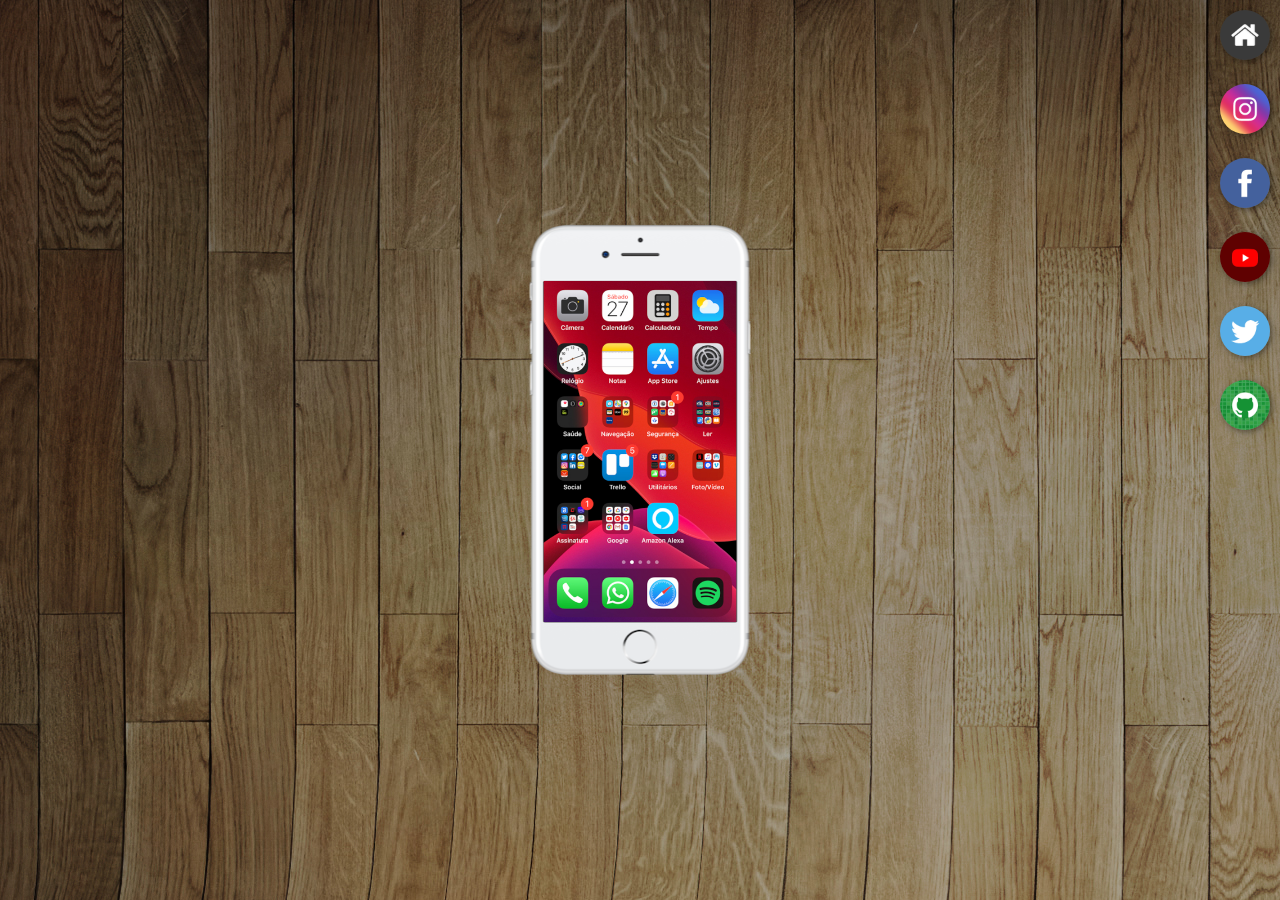
<file: index.html>
<!DOCTYPE html>
<html lang="pt-br">
<head>
    <meta charset="UTF-8">
    <meta name="viewport" content="width=device-width, initial-scale=1.0">
    <link rel="shortcut icon" href="favicon.ico" type="image/x-icon">
    <title>Projeto Redes Socias</title>
    <link rel="stylesheet" href="style.css">
</head>
<body>
   <main>
    <section id="telefone">
        <iframe id="tela" name="tela" src="home.html" frameborder="0"></iframe>

    </section>

    <section id="redes-sociais">
        <a href="home.html" target="tela"><img src="imagens/logo-home.jpg" alt="Home"></a><br>
        <a href="insta.html" target="tela"><img src="imagens/logo-instagram.jpg" alt="Instagram"></a><br>
        <a href="facebook.html" target="tela"><img src="imagens/logo-facebook.jpg" alt="Facebook"></a><br>
        <a href="youtube.html" target="tela"><img src="imagens/logo-youtube.jpg" alt="Youtube"></a><br>
        <a href="https://x.com/guanabara" target="tela"><img src="imagens/logo-twitter.jpg" alt="Twitter"></a><br>
        <a href="github.html" target="tela"><img src="imagens/logo-github.jpg" alt="Github"></a><br>

    </section>
   </main>
    
</body>
</html>
</file>
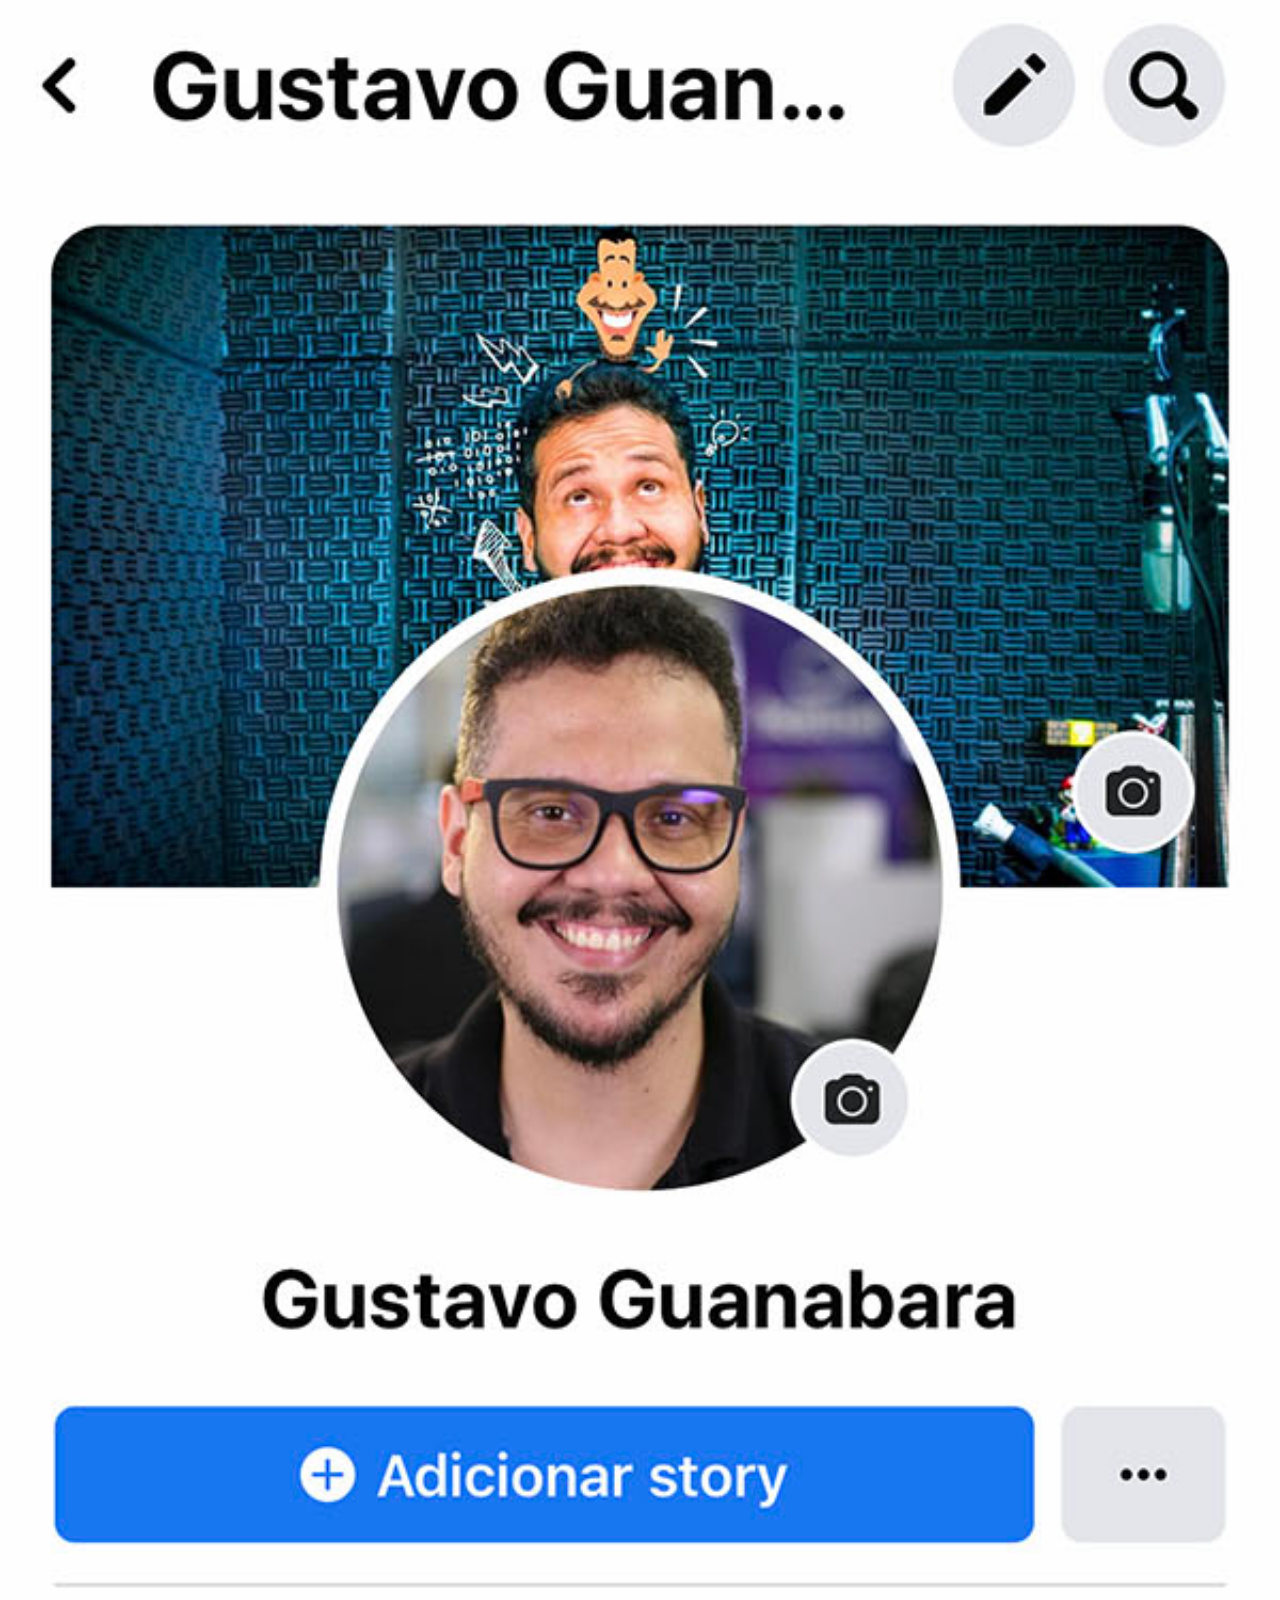
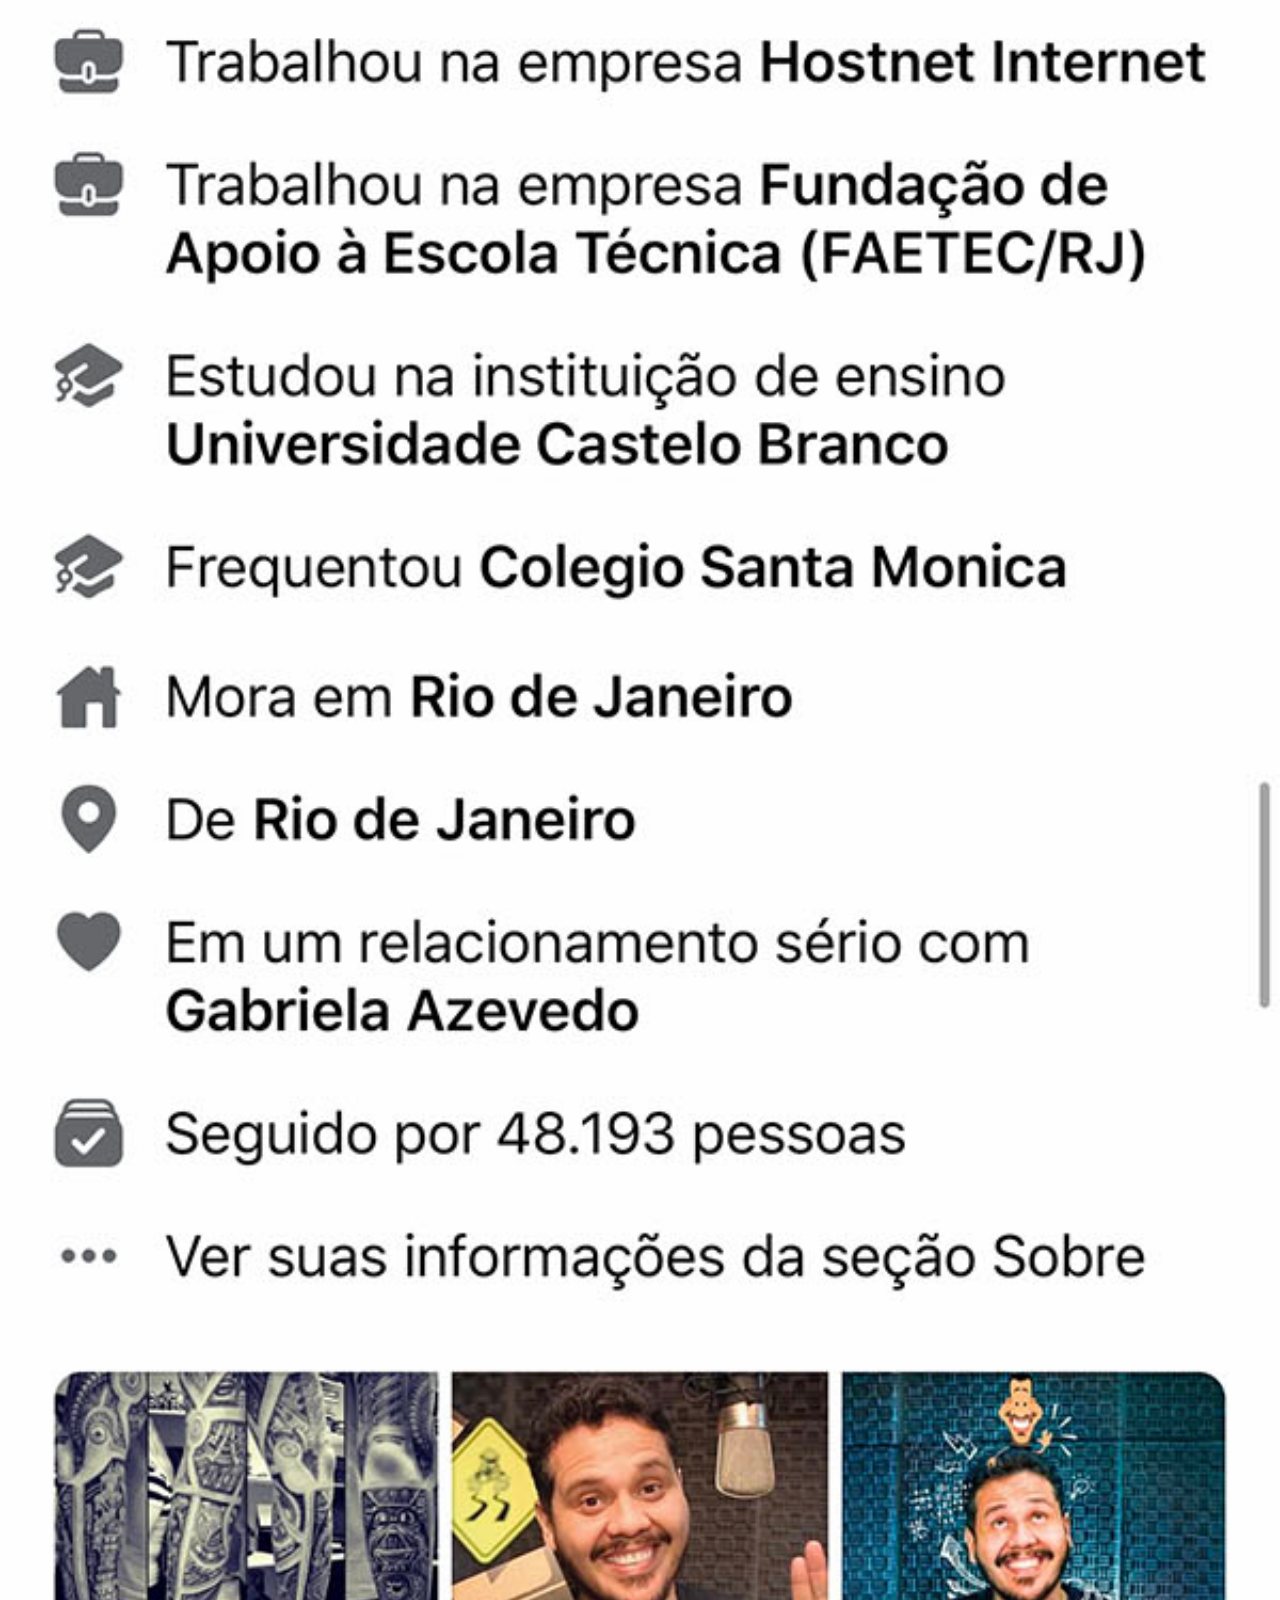
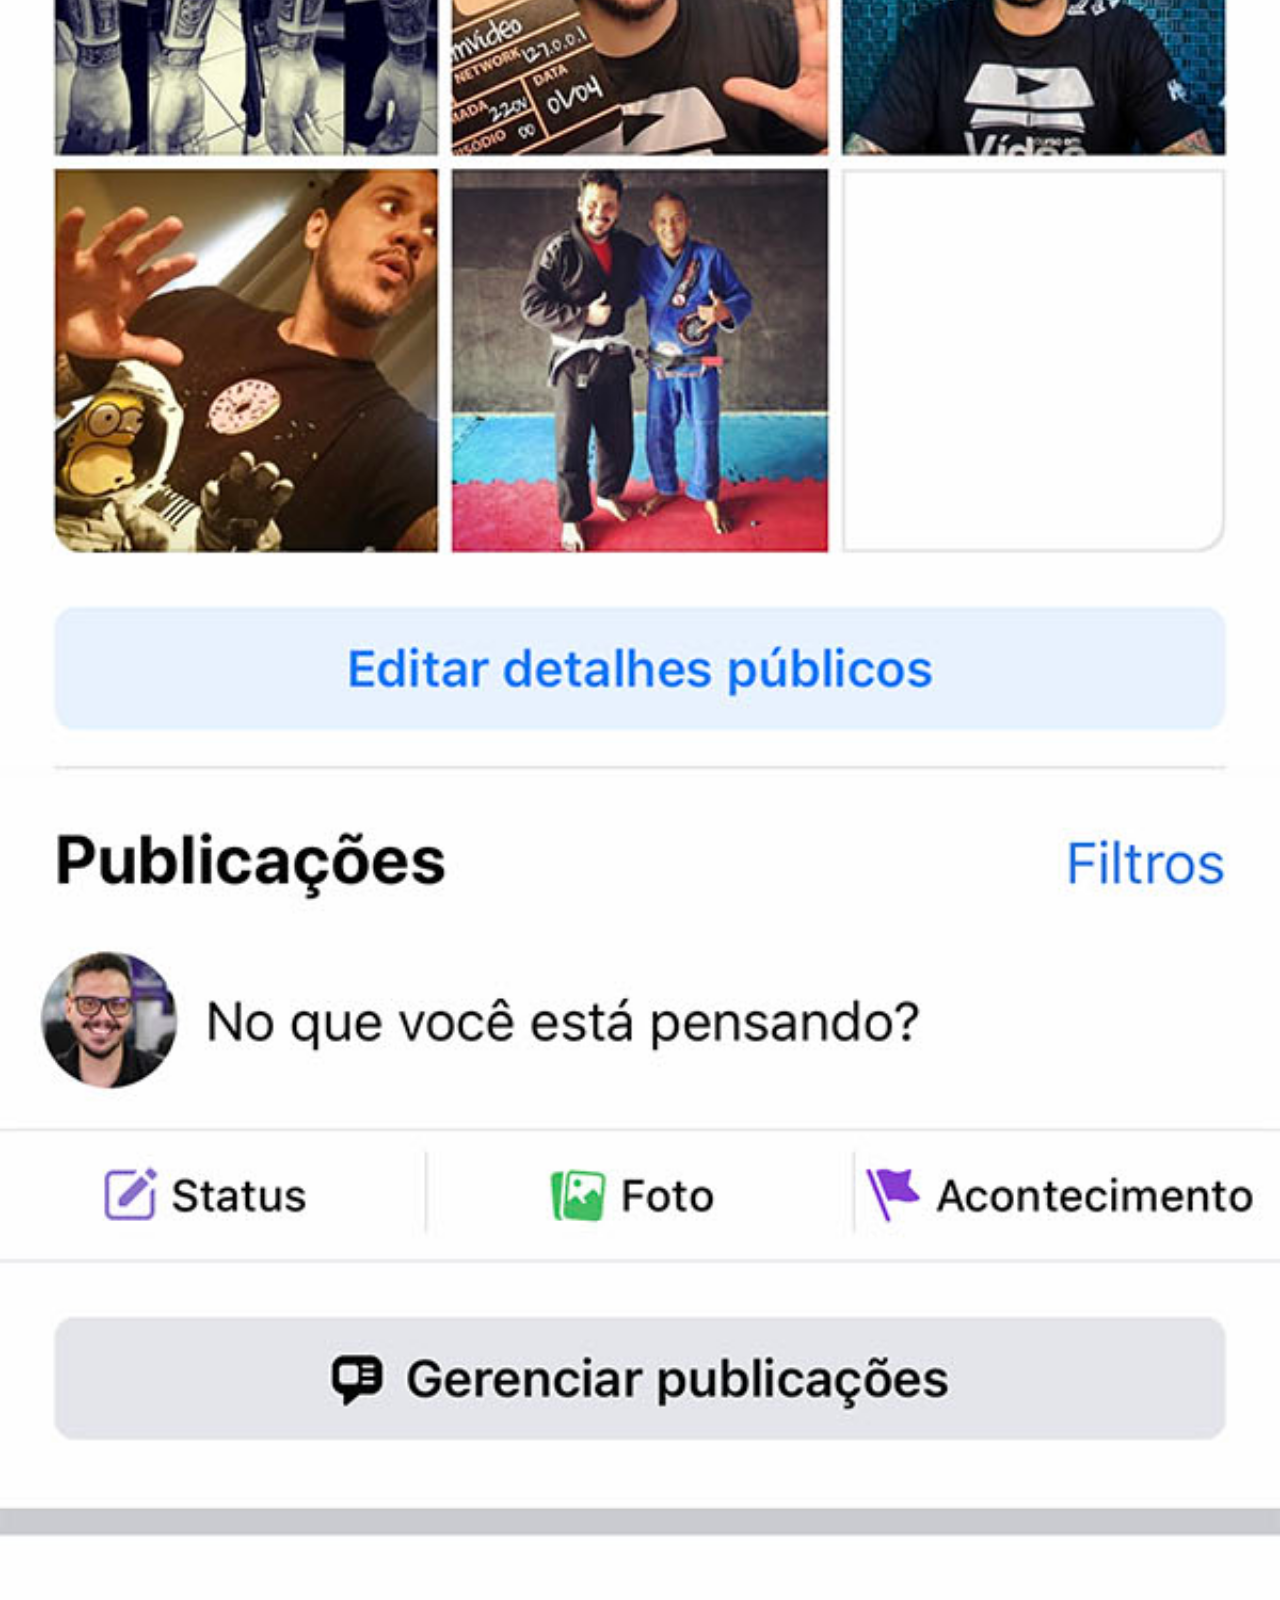
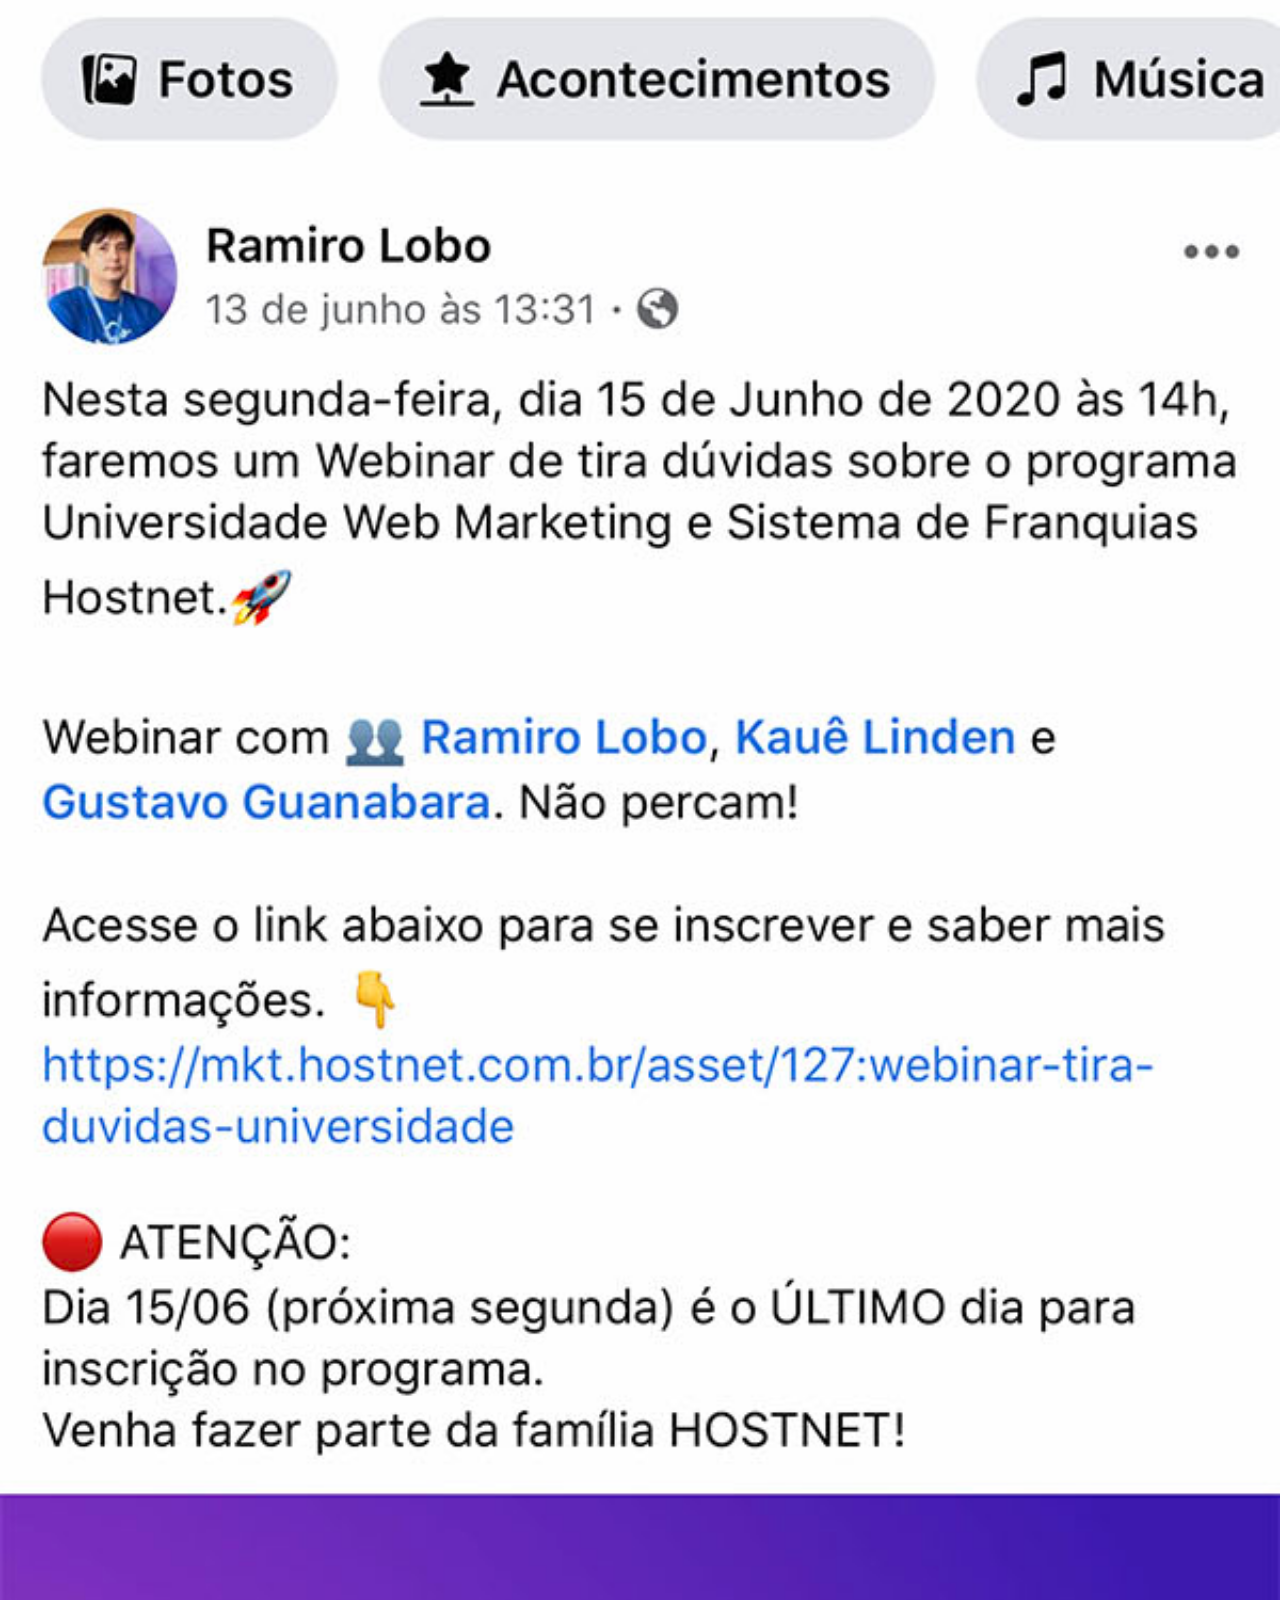
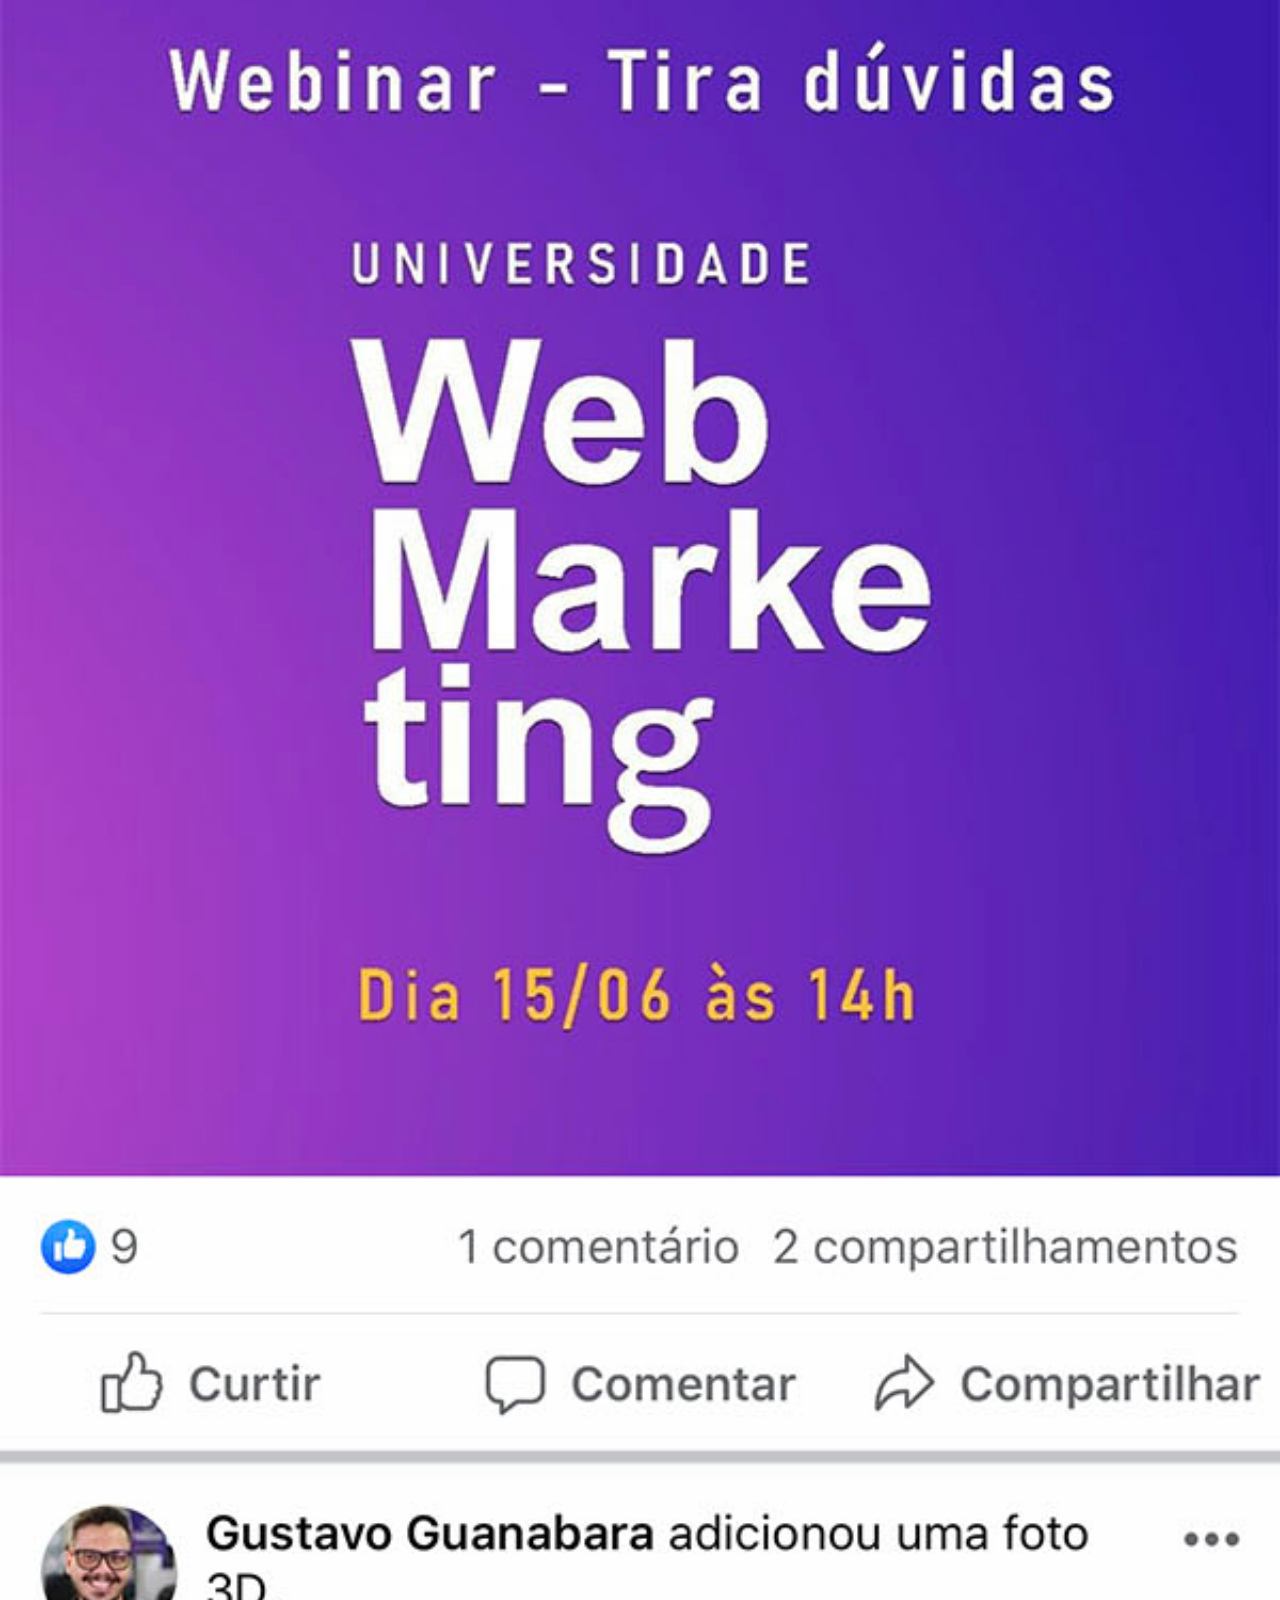
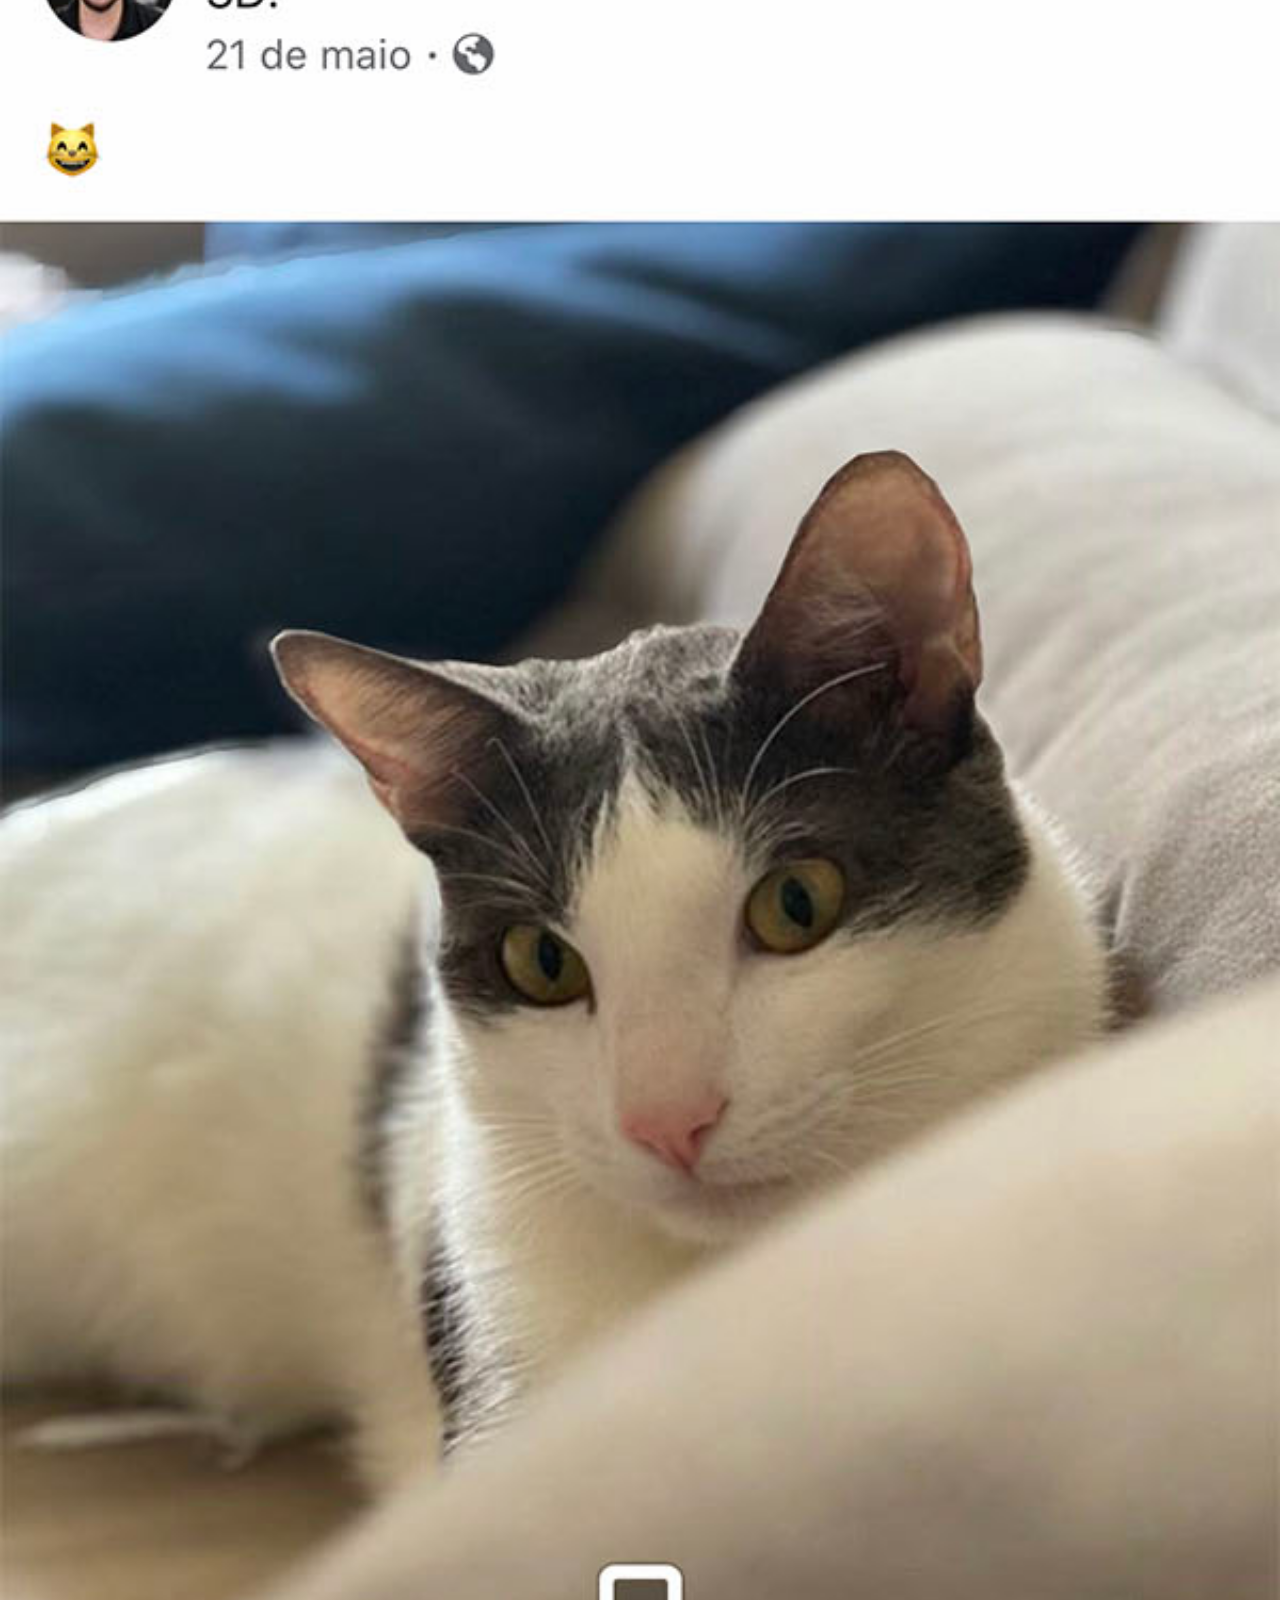
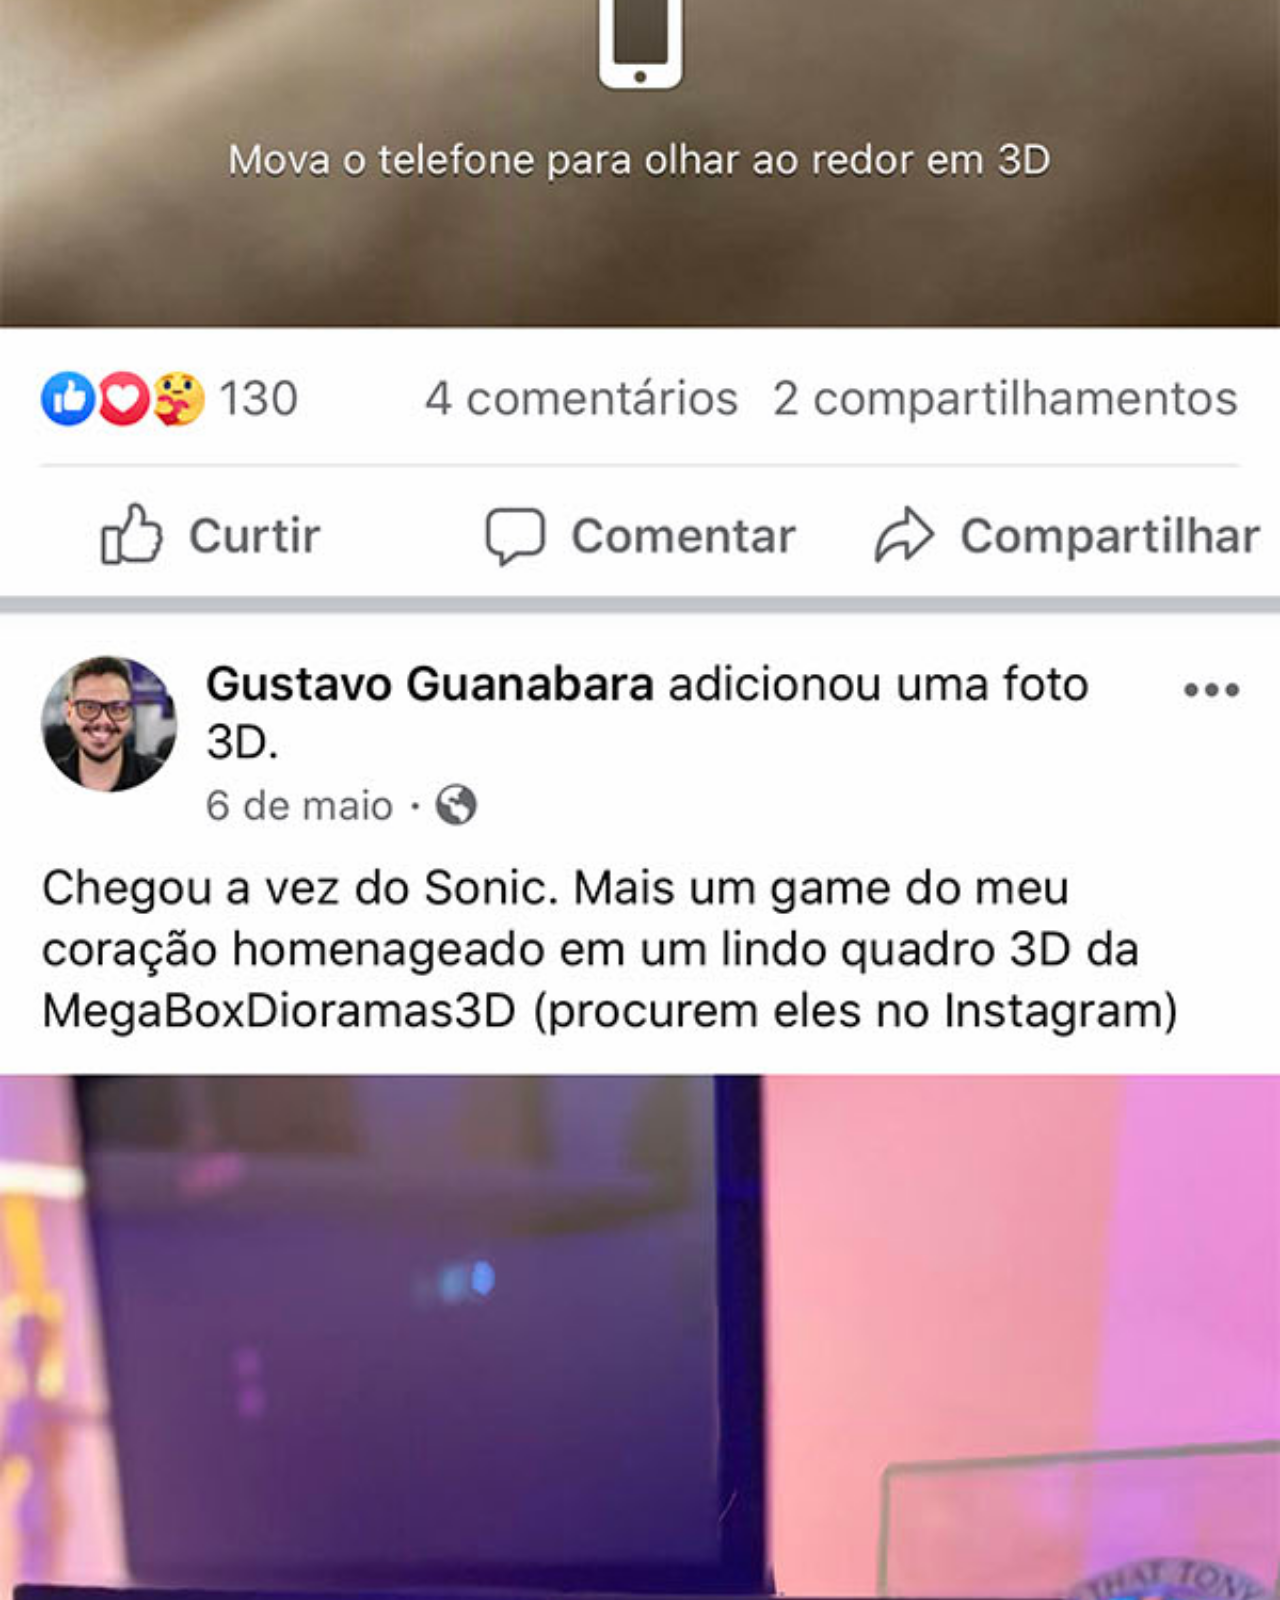
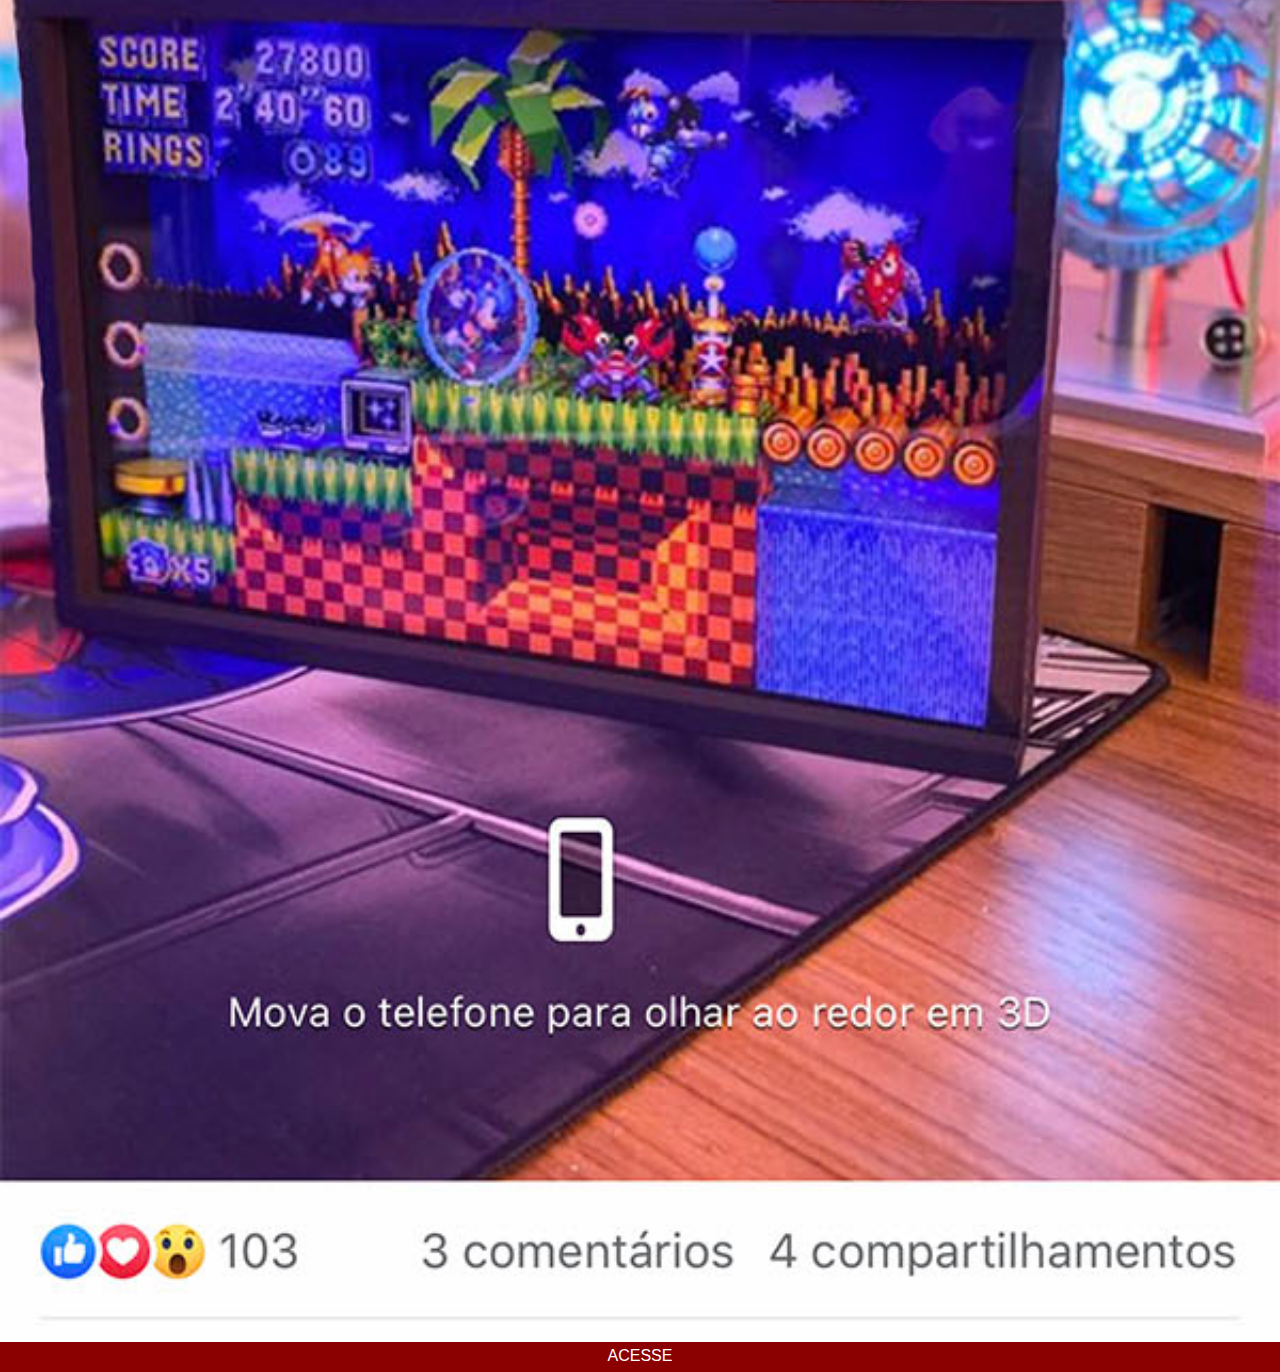
<file: facebook.html>
<!DOCTYPE html>
<html lang="en">
<head>
    <meta charset="UTF-8">
    <meta name="viewport" content="width=device-width, initial-scale=1.0">
    <title>Facebook</title>
    <link rel="stylesheet" href="social.css">
</head>
<body>
    <img src="imagens/tela-facebook.jpg" alt="Facebook">

    <a href="https://www.facebook.com/CursosEmVideo/?locale=pt_BR" target="_blank">ACESSE</a>
</body>
</html>
</file>
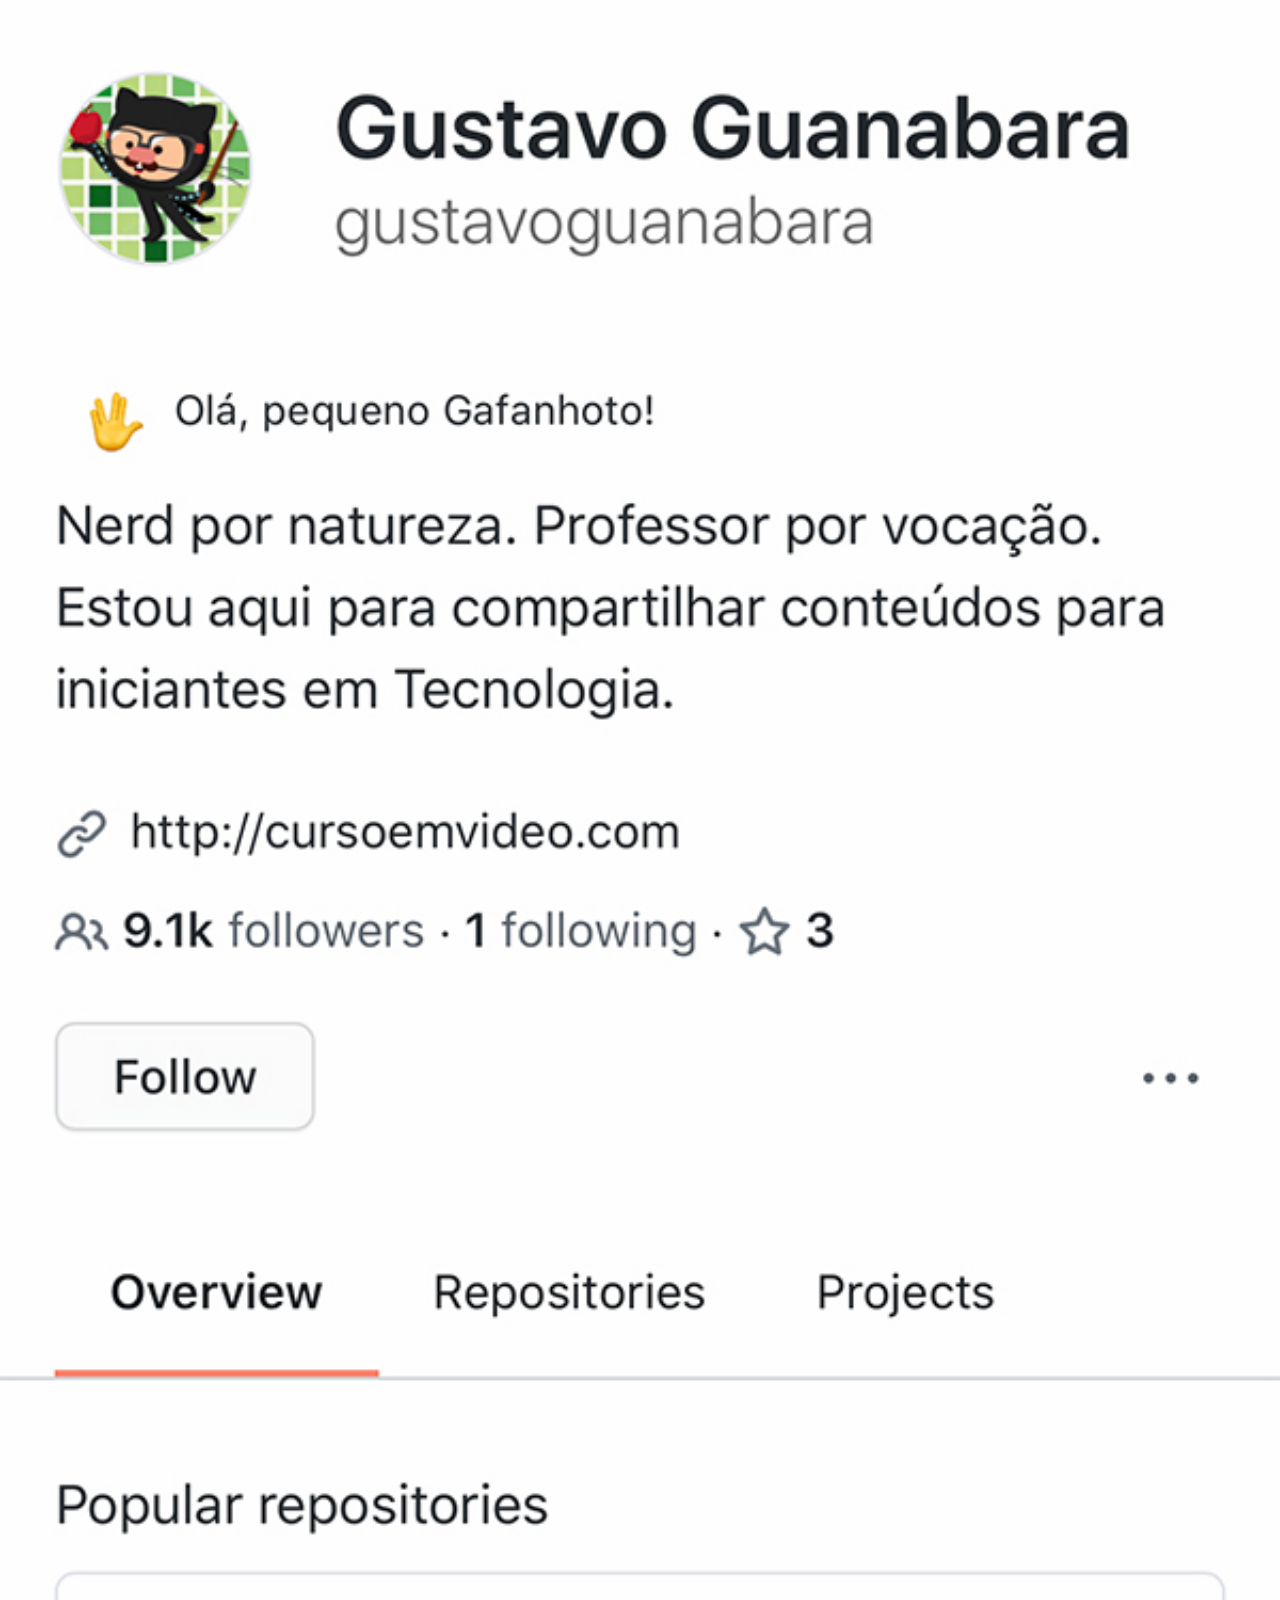
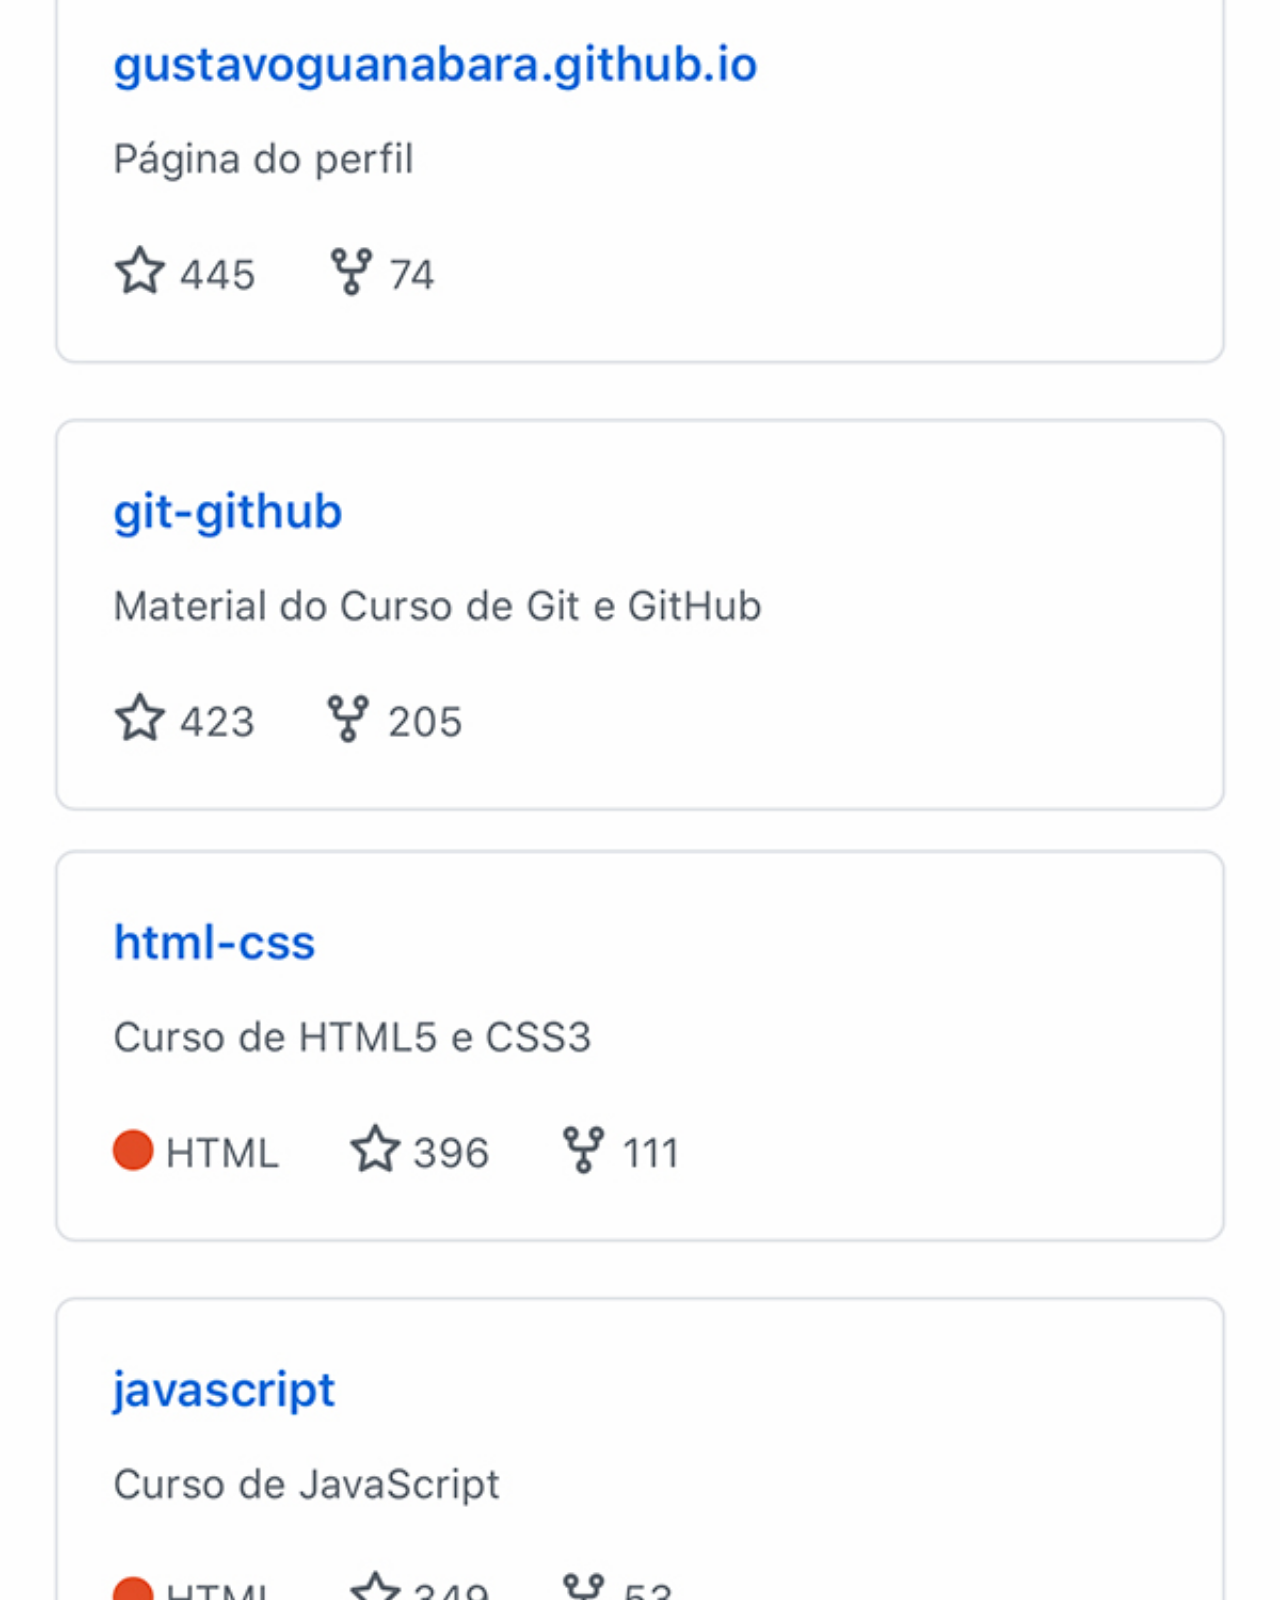
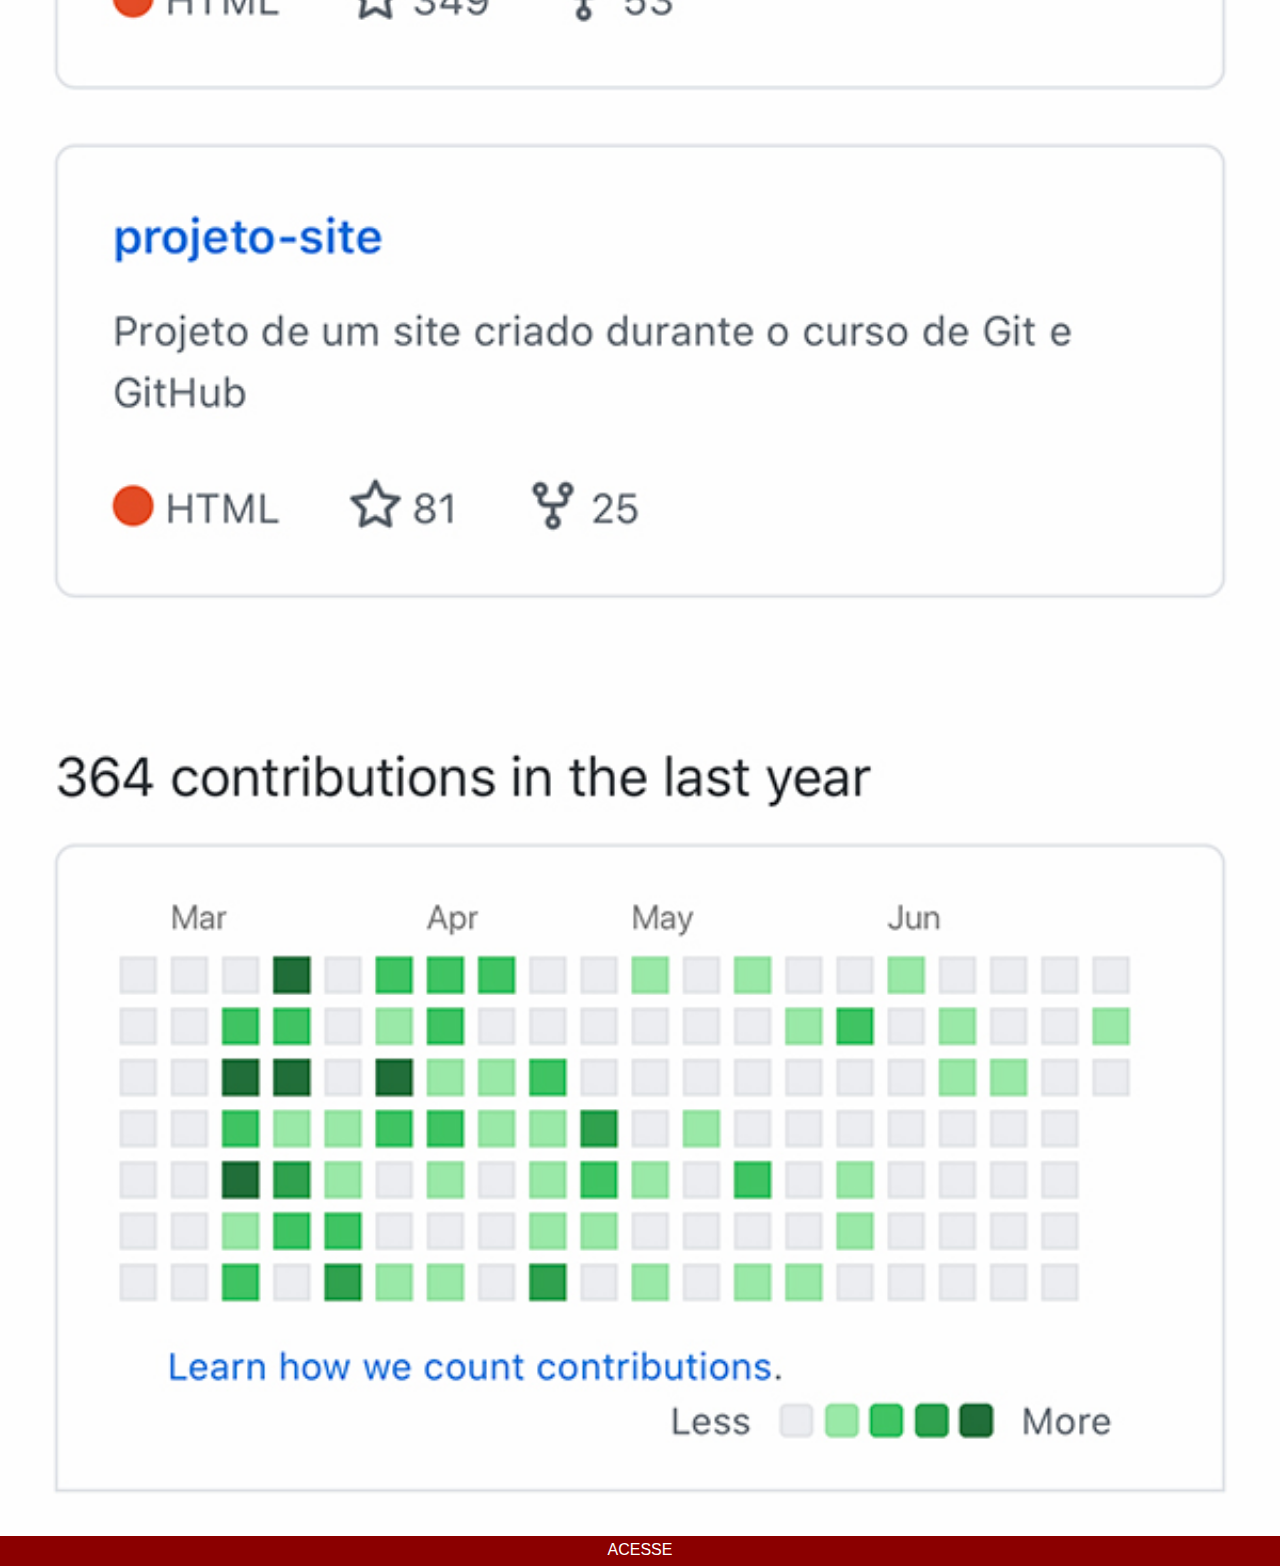
<file: github.html>
<!DOCTYPE html>
<html lang="pt-br">
<head>
    <meta charset="UTF-8">
    <meta name="viewport" content="width=device-width, initial-scale=1.0">
    <title>Github</title>
    <link rel="stylesheet" href="social.css">
</head>
<body>
    <img src="imagens/tela-github.jpg" alt="Github">
    <a href="https://github.com/gustavoguanabara" target="_blank">ACESSE</a>
</body>
</html>
</file>
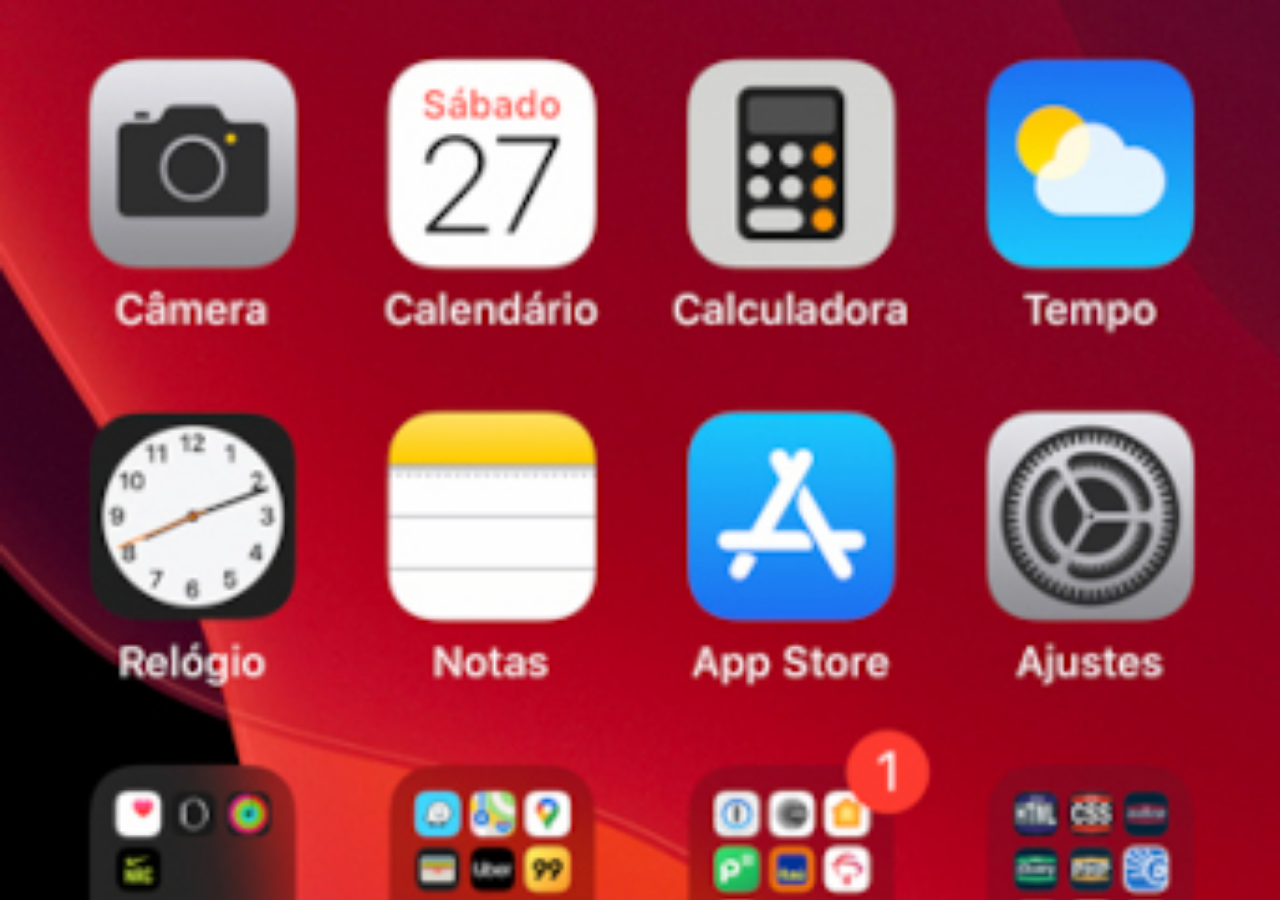
<file: home.html>
<!DOCTYPE html>
<html lang="pt-br">
<head>
    <meta charset="UTF-8">
    <meta name="viewport" content="width=device-width, initial-scale=1.0">
    <title>Home</title>
    <style>
        * {
            margin: 0px;
            padding: 0px;
        }

        body {
            height: 100vh;
            width: 100vw;
            background:  url("imagens/tela-home.jpg") no-repeat top center;
            background-size: cover;
            
        }
        

    </style>
</head>
<body>
    
</body>
</html>
</file>
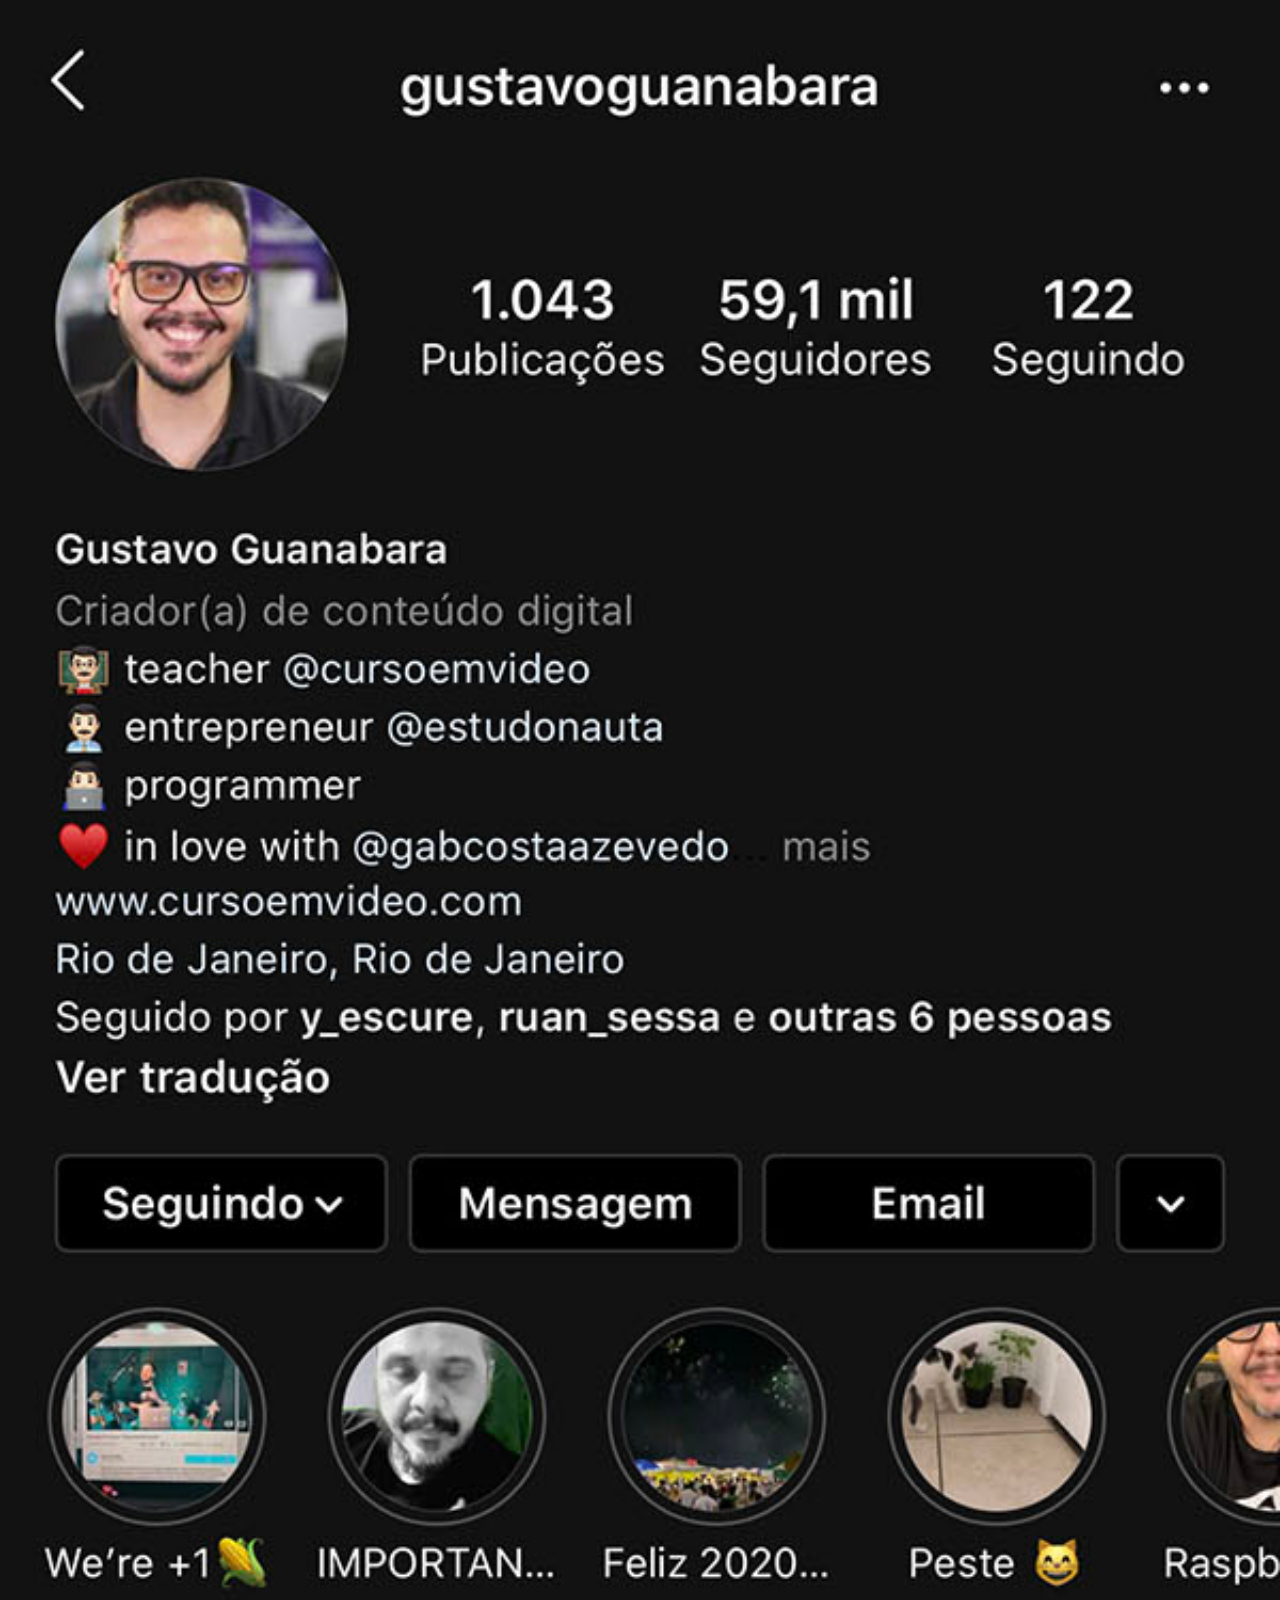
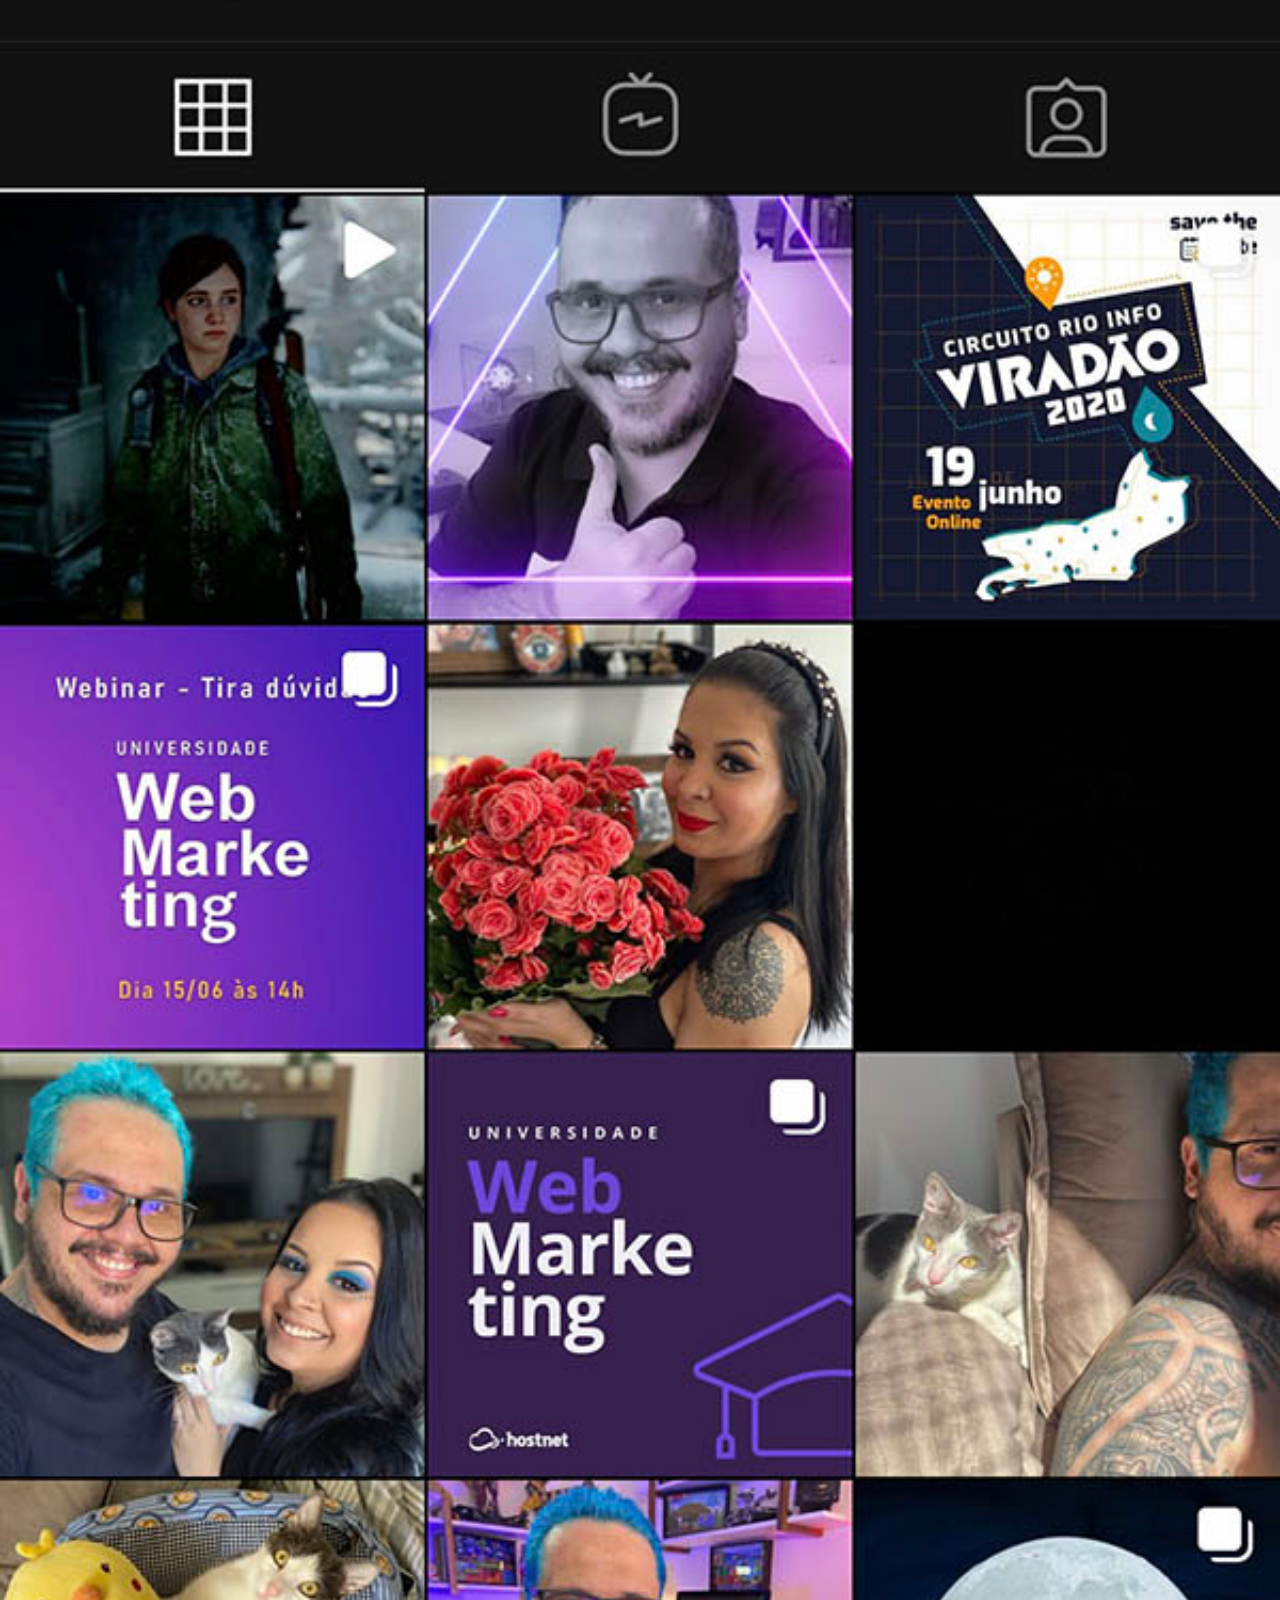
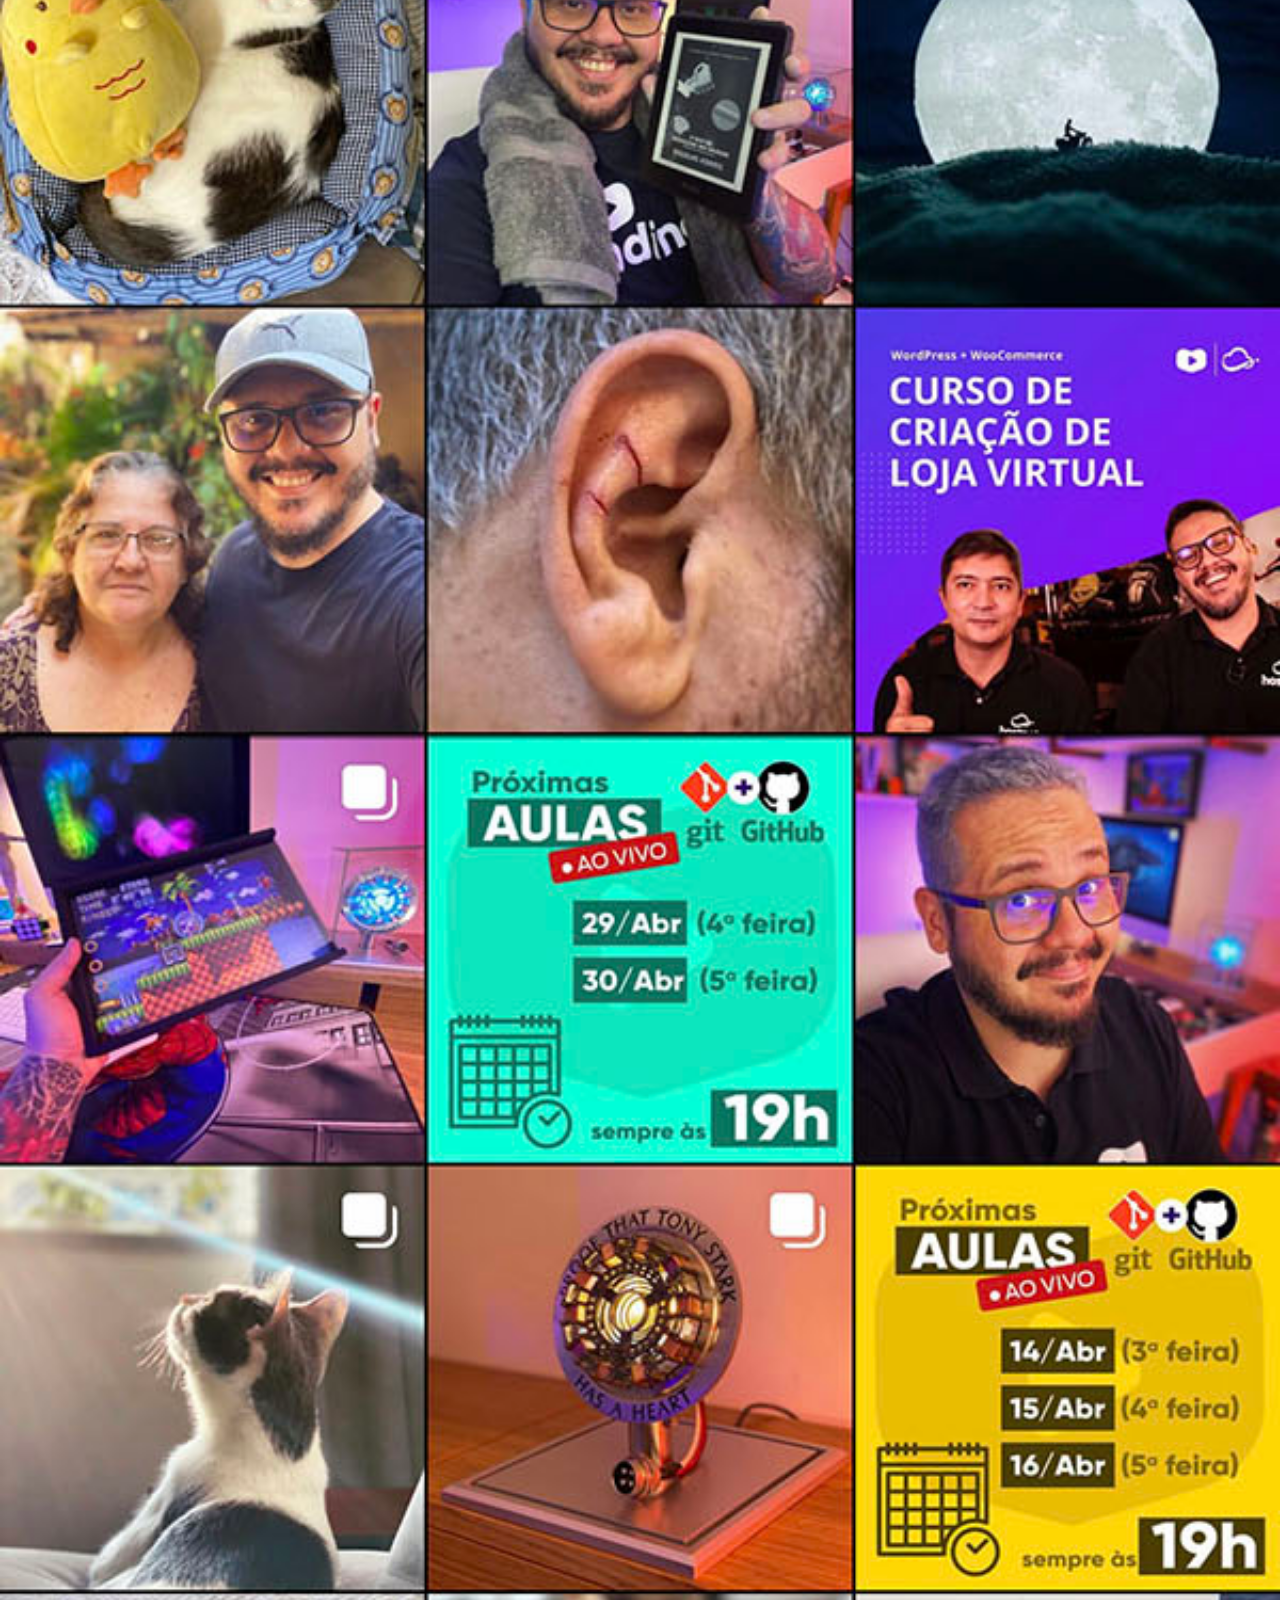
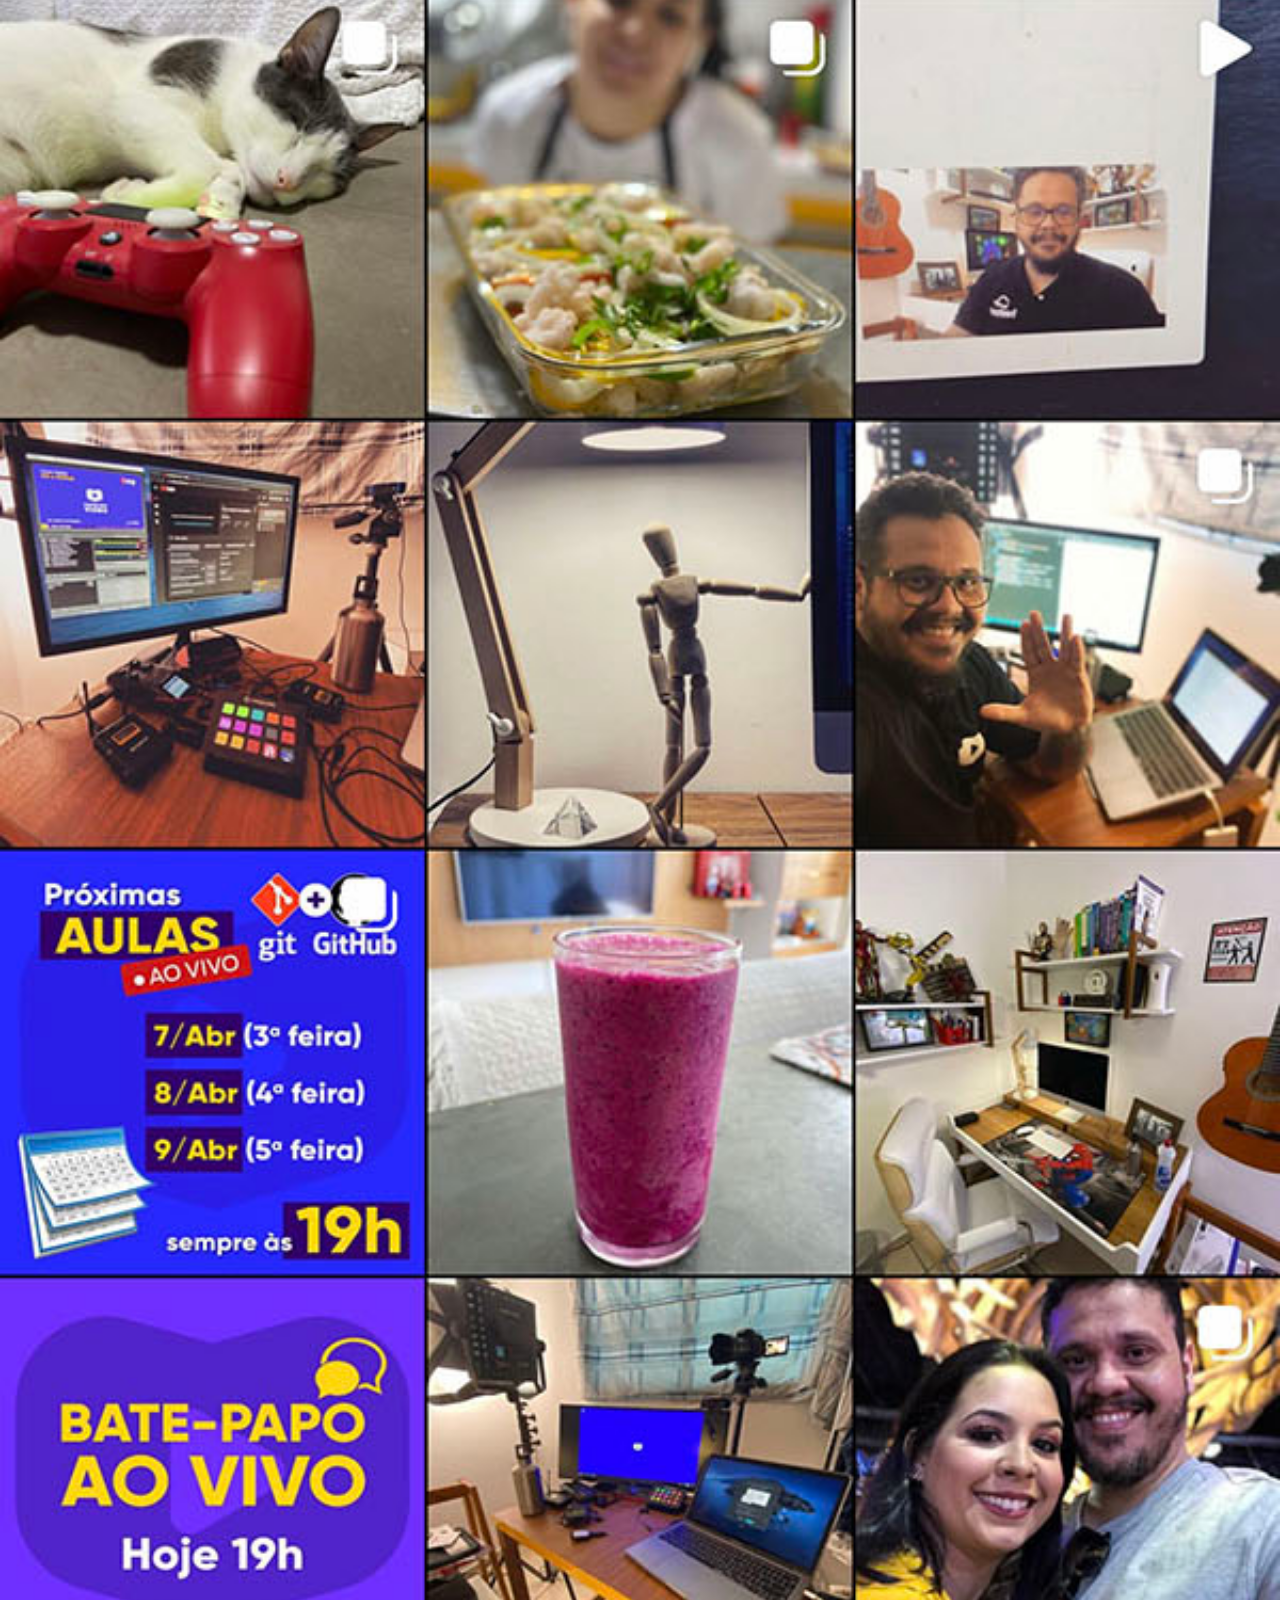
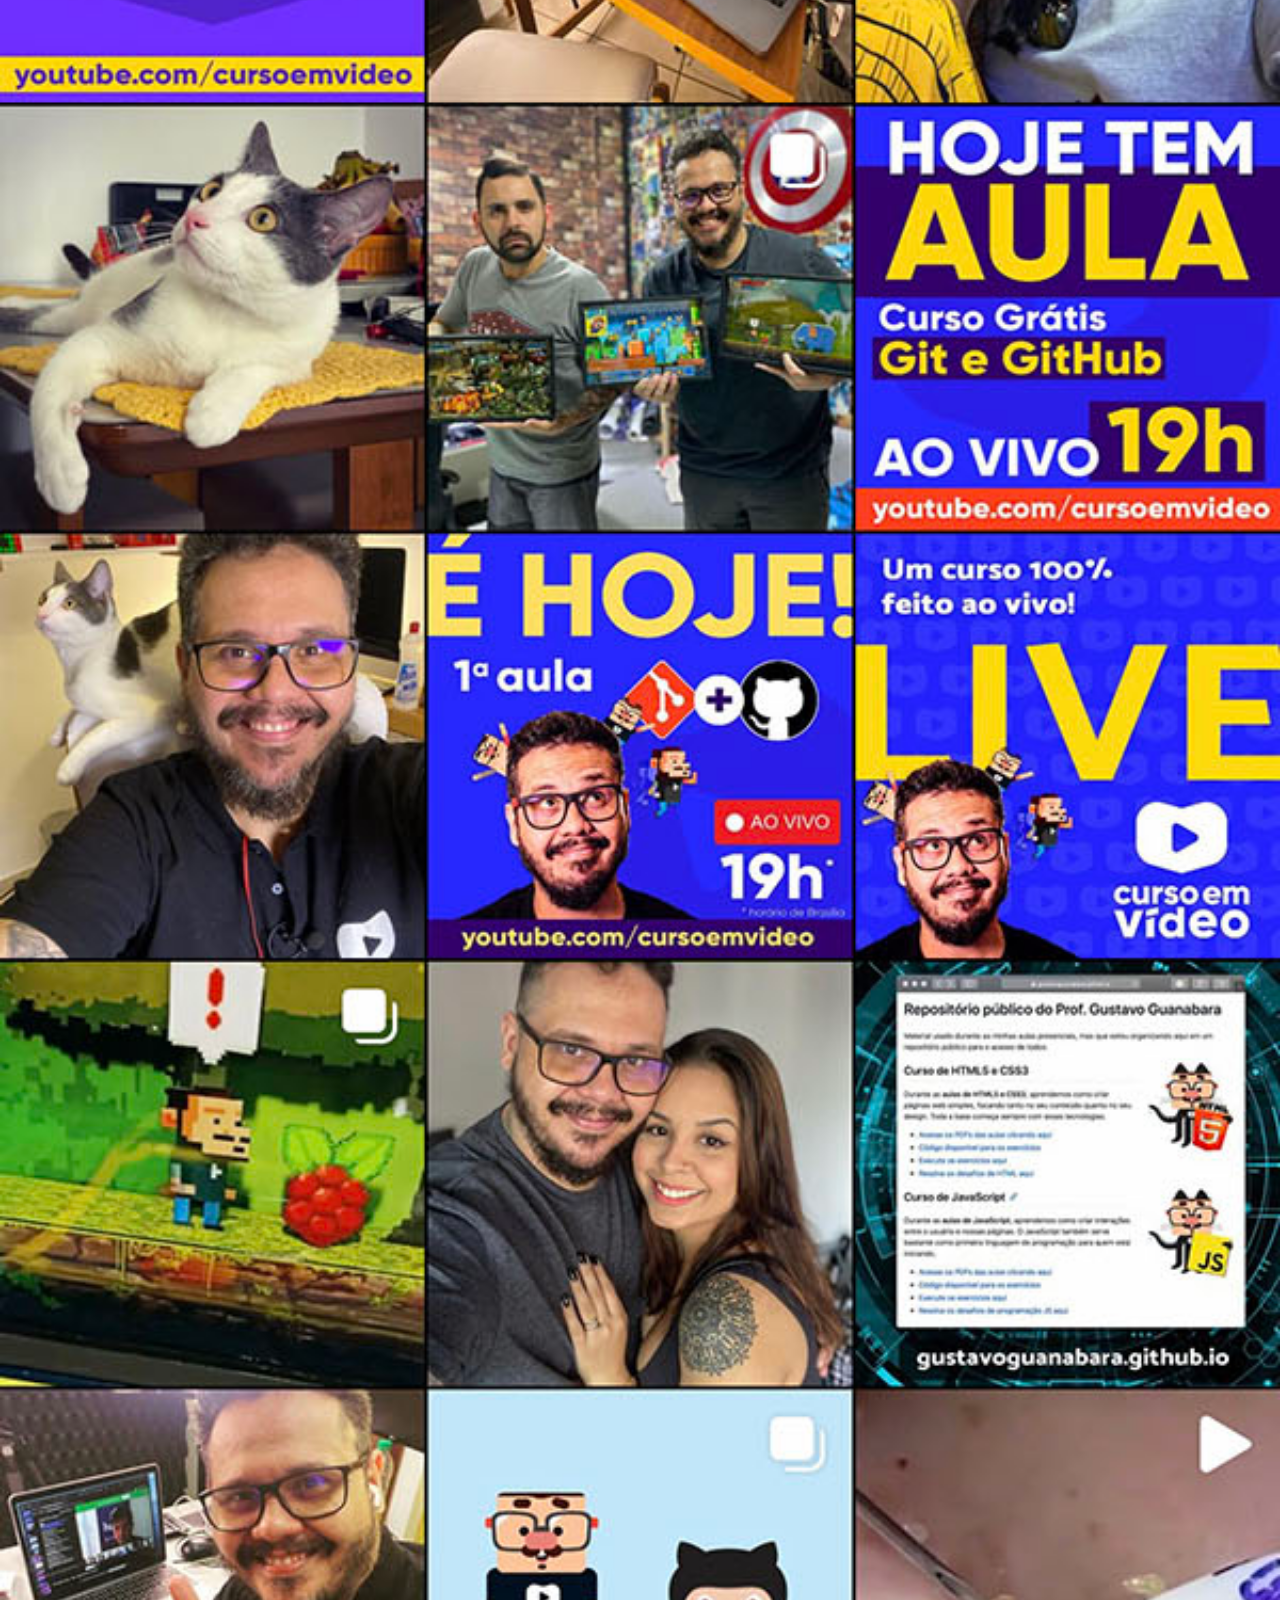
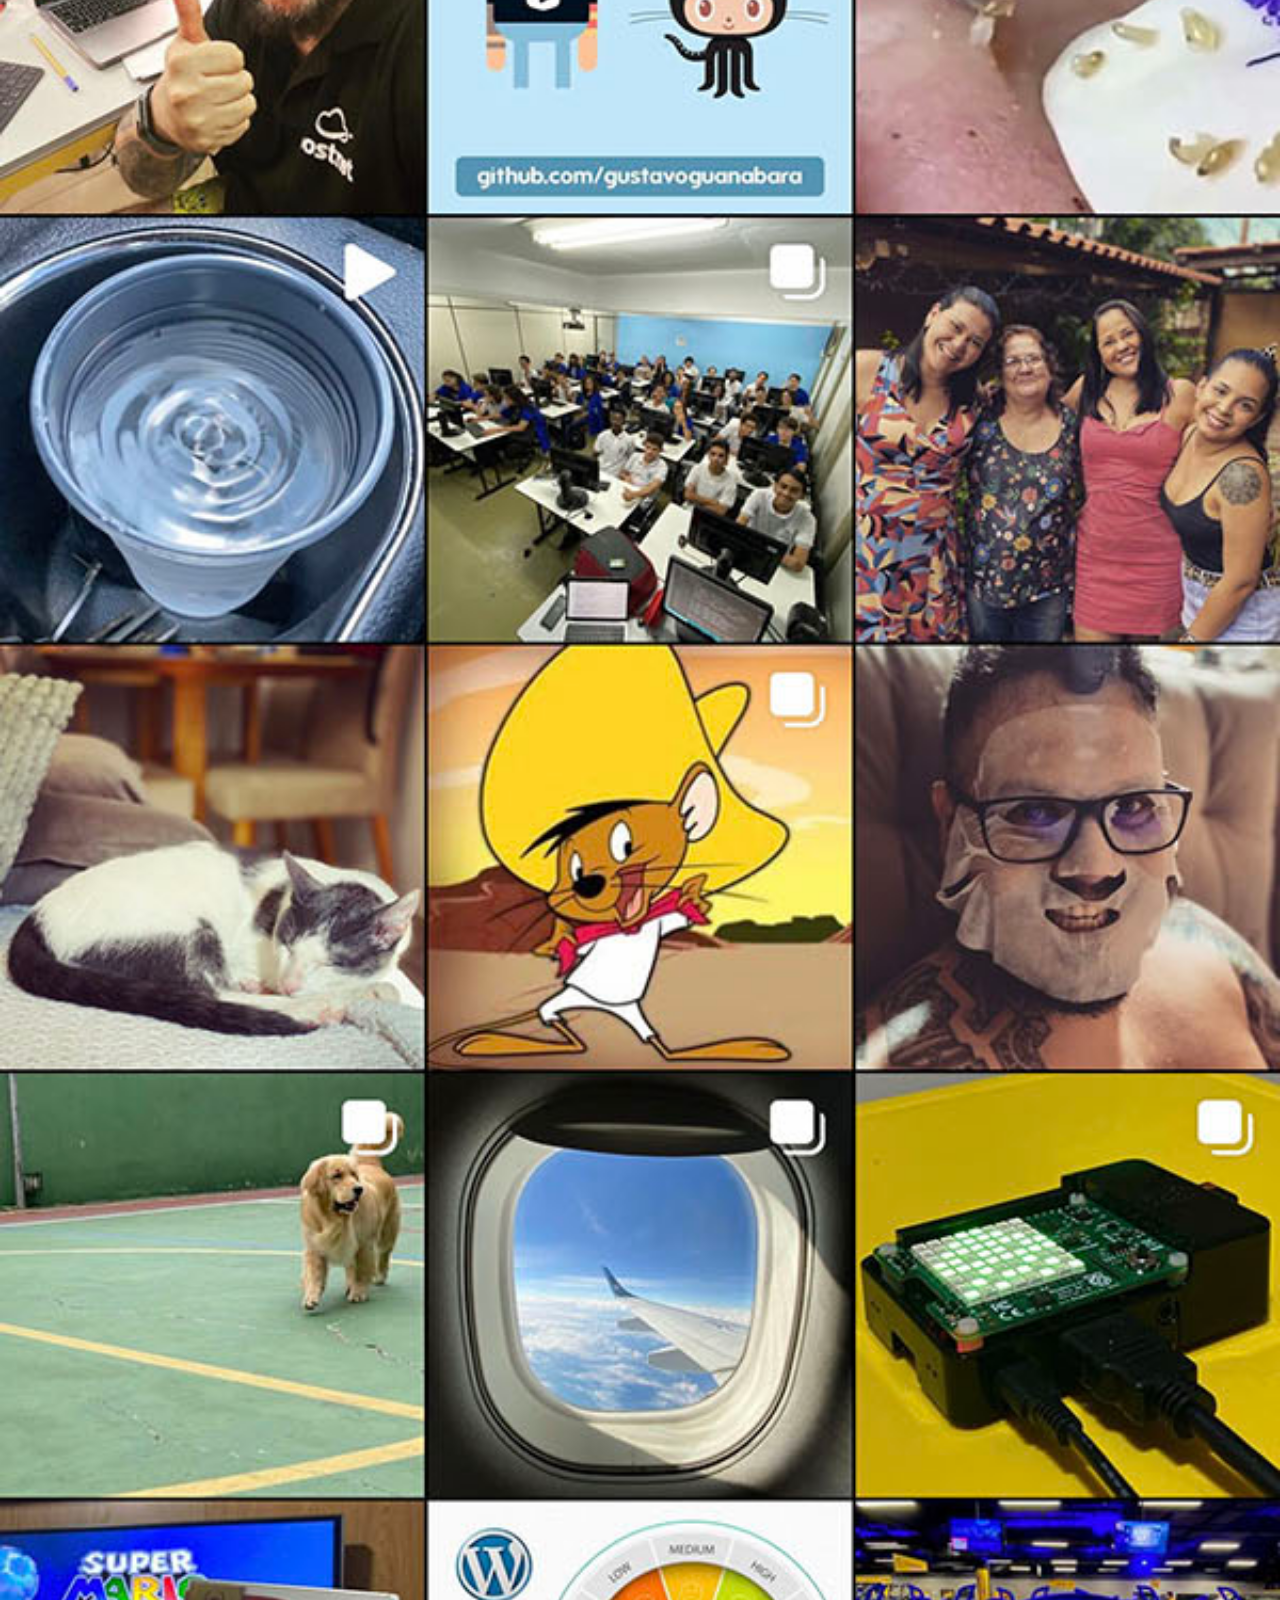
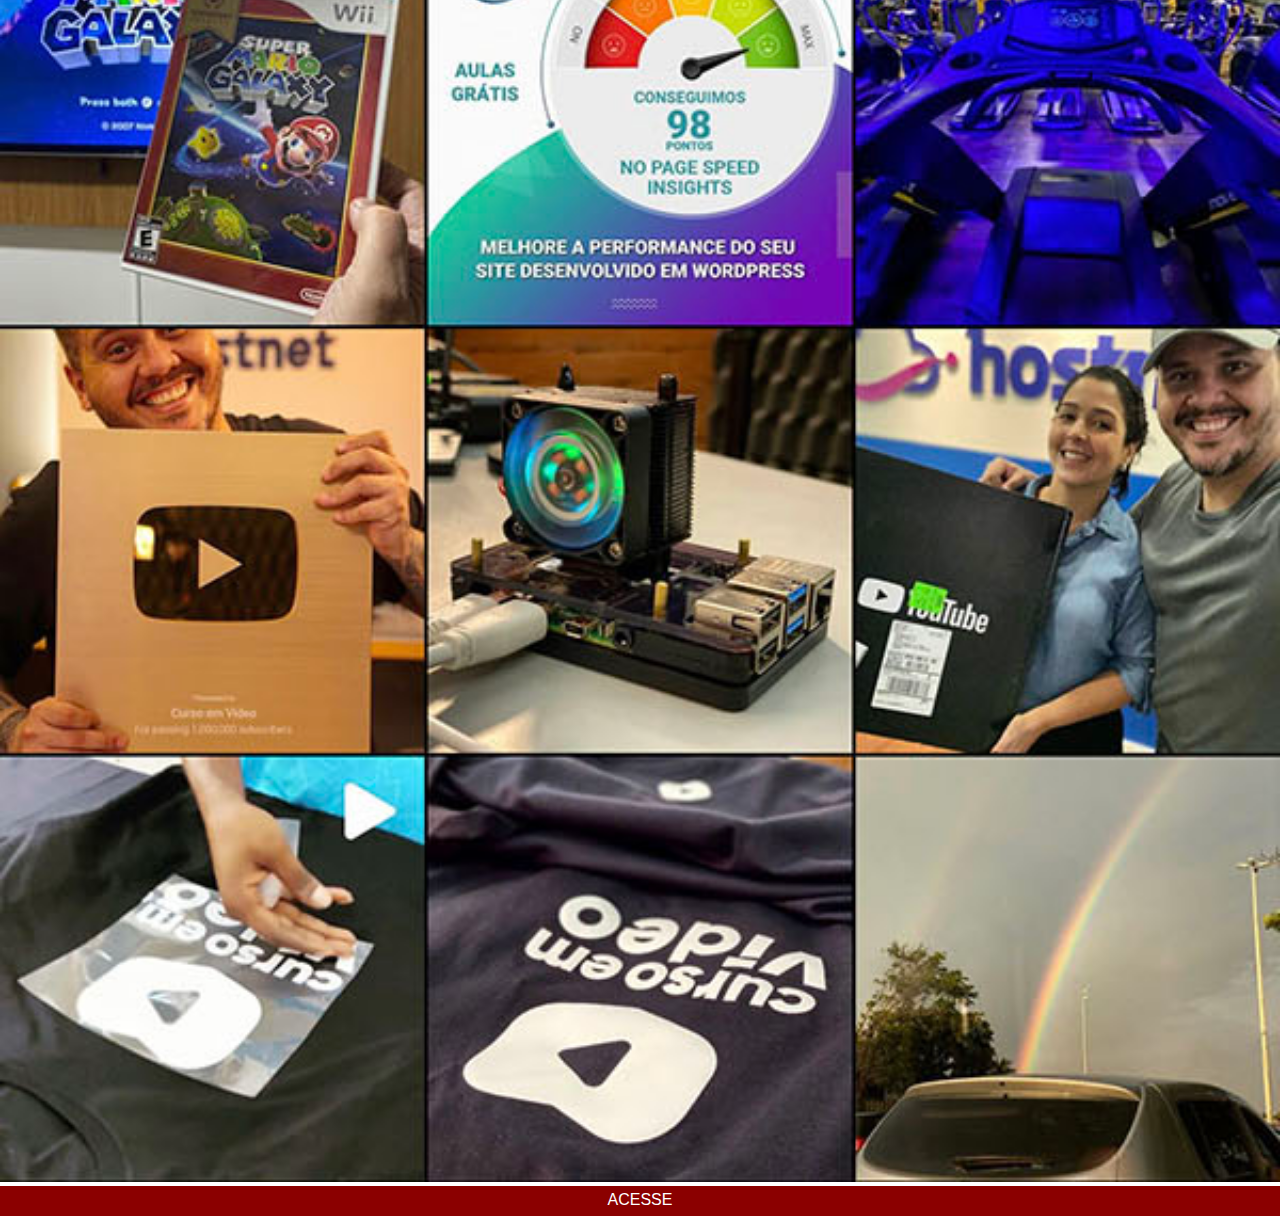
<file: insta.html>
<!DOCTYPE html>
<html lang="en">
<head>
    <meta charset="UTF-8">
    <meta name="viewport" content="width=device-width, initial-scale=1.0">
    <title>Instagram</title>
    <link rel="stylesheet" href="social.css">
</head>
<body>
    <img src="imagens/tela-instagram.jpg" alt="Instagram">
    <a href="https://www.instagram.com/cursoemvideo/" target="_blank">ACESSE</a>
    
</body>
</html>
</file>
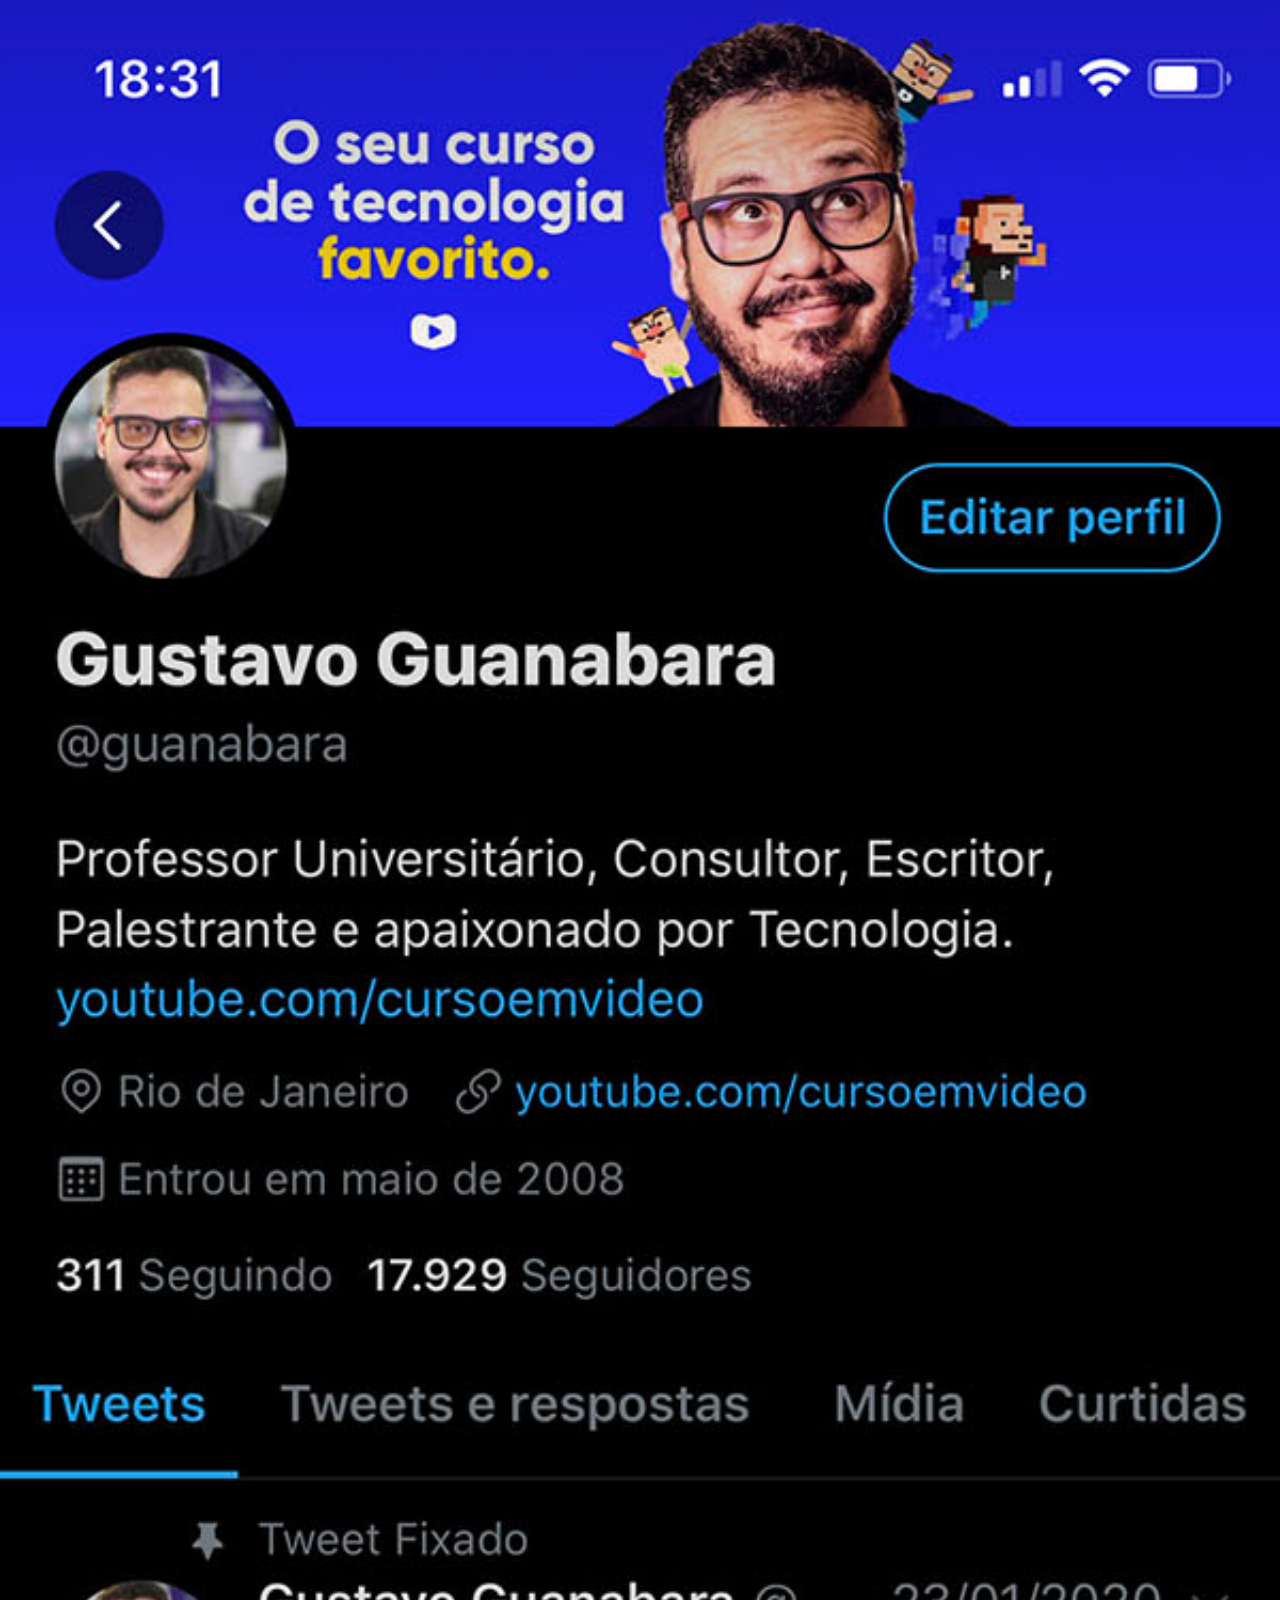
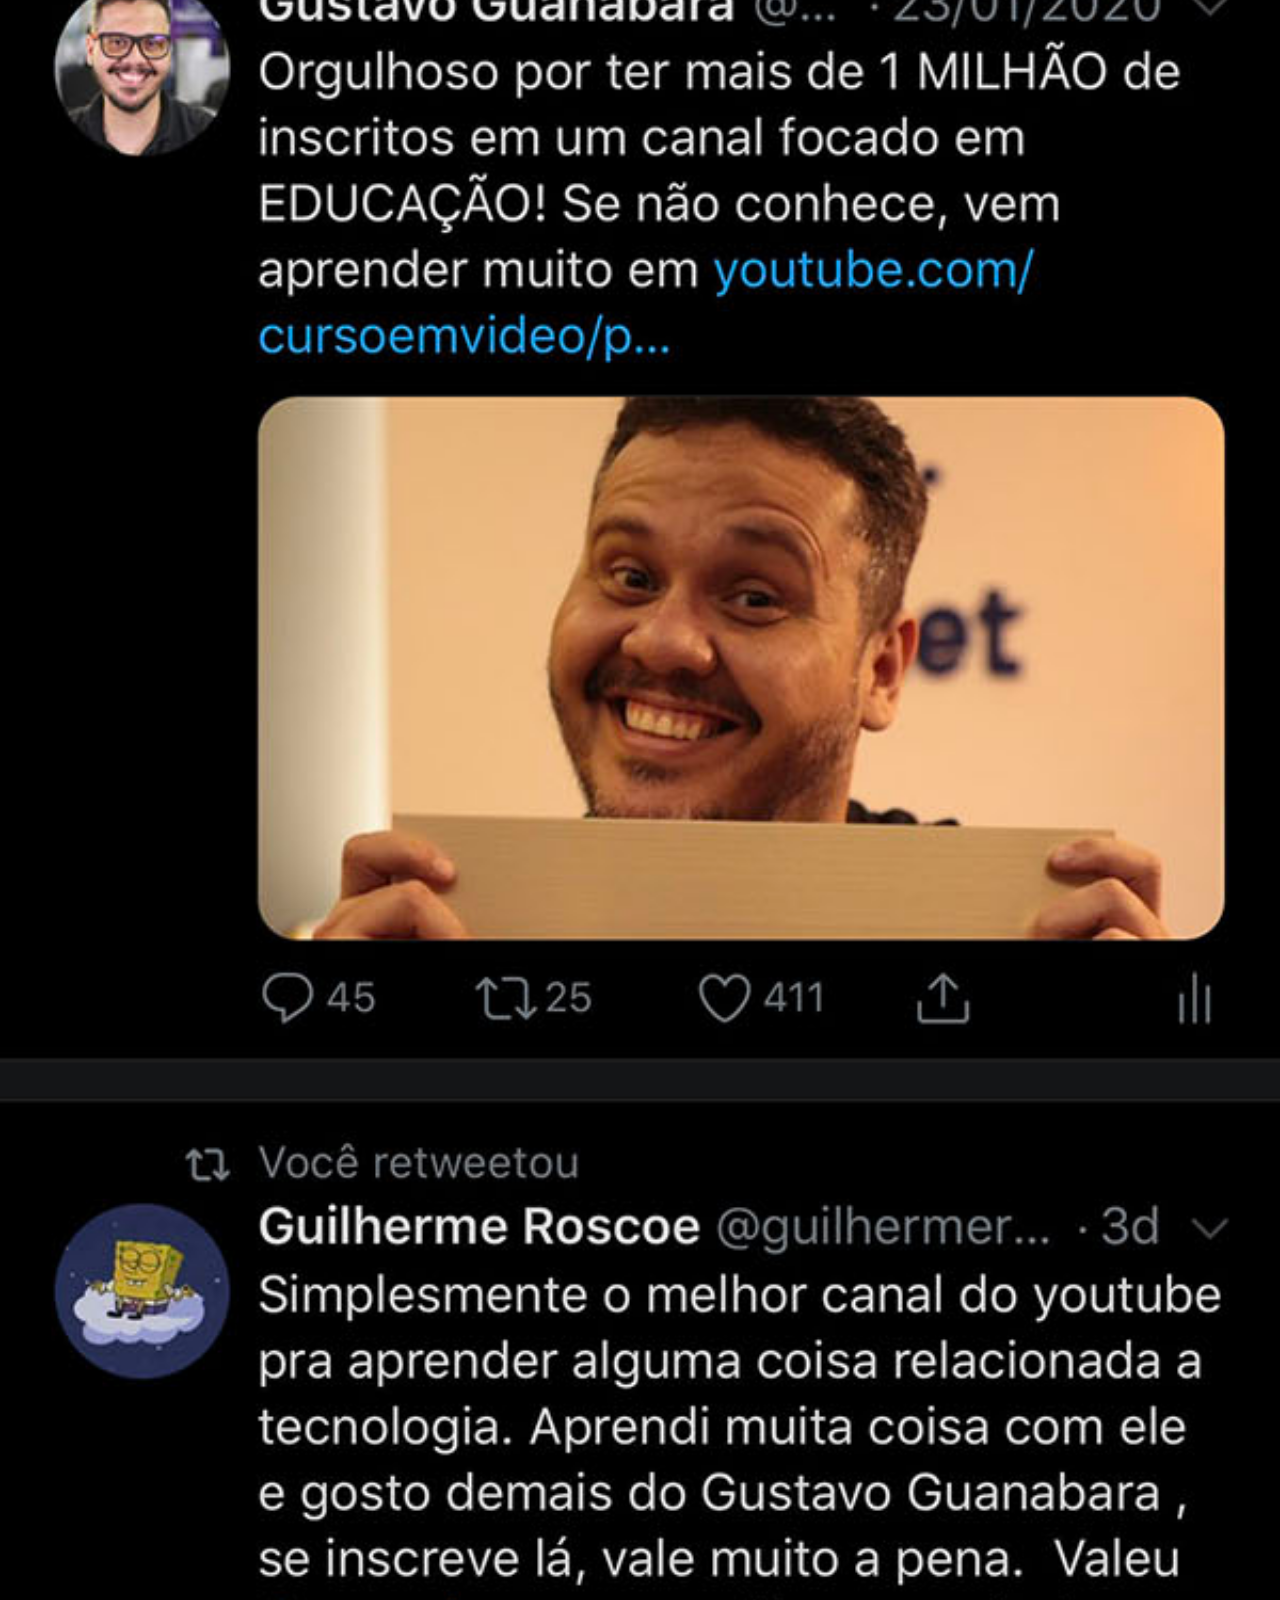
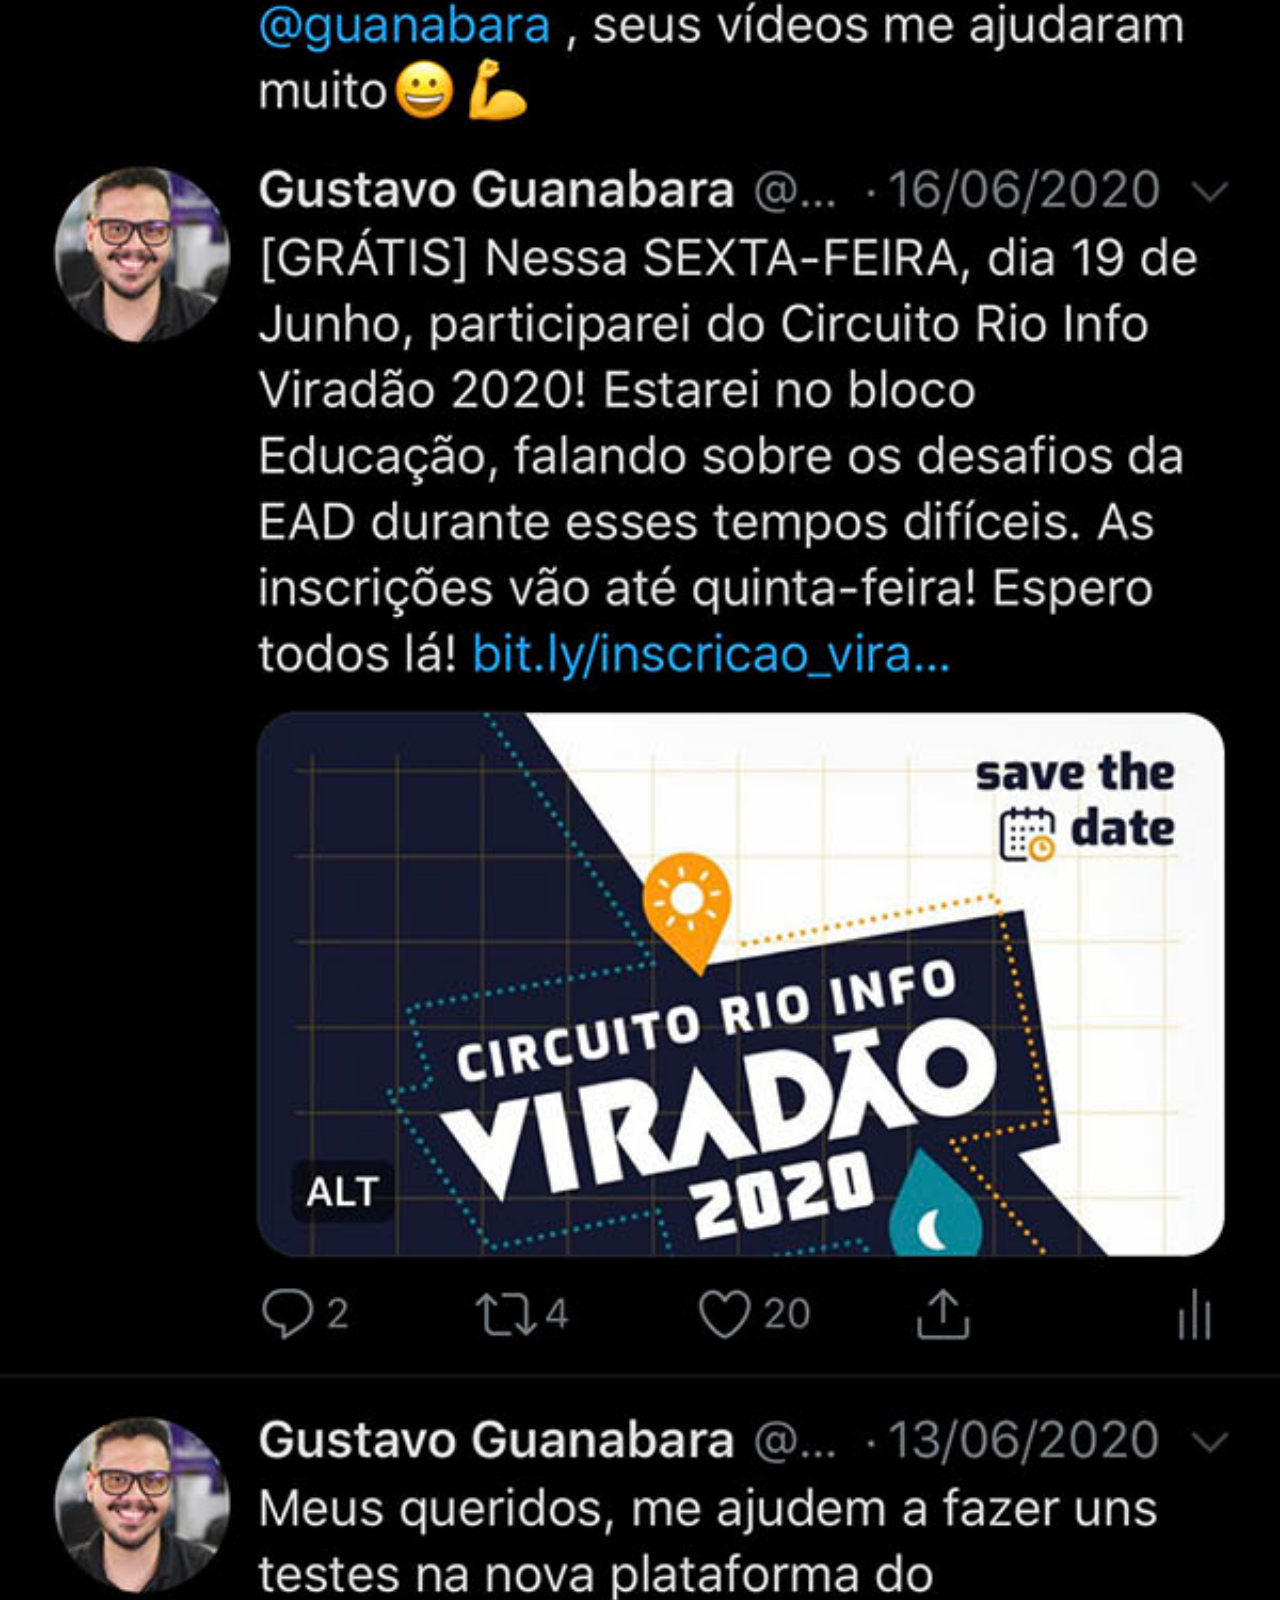
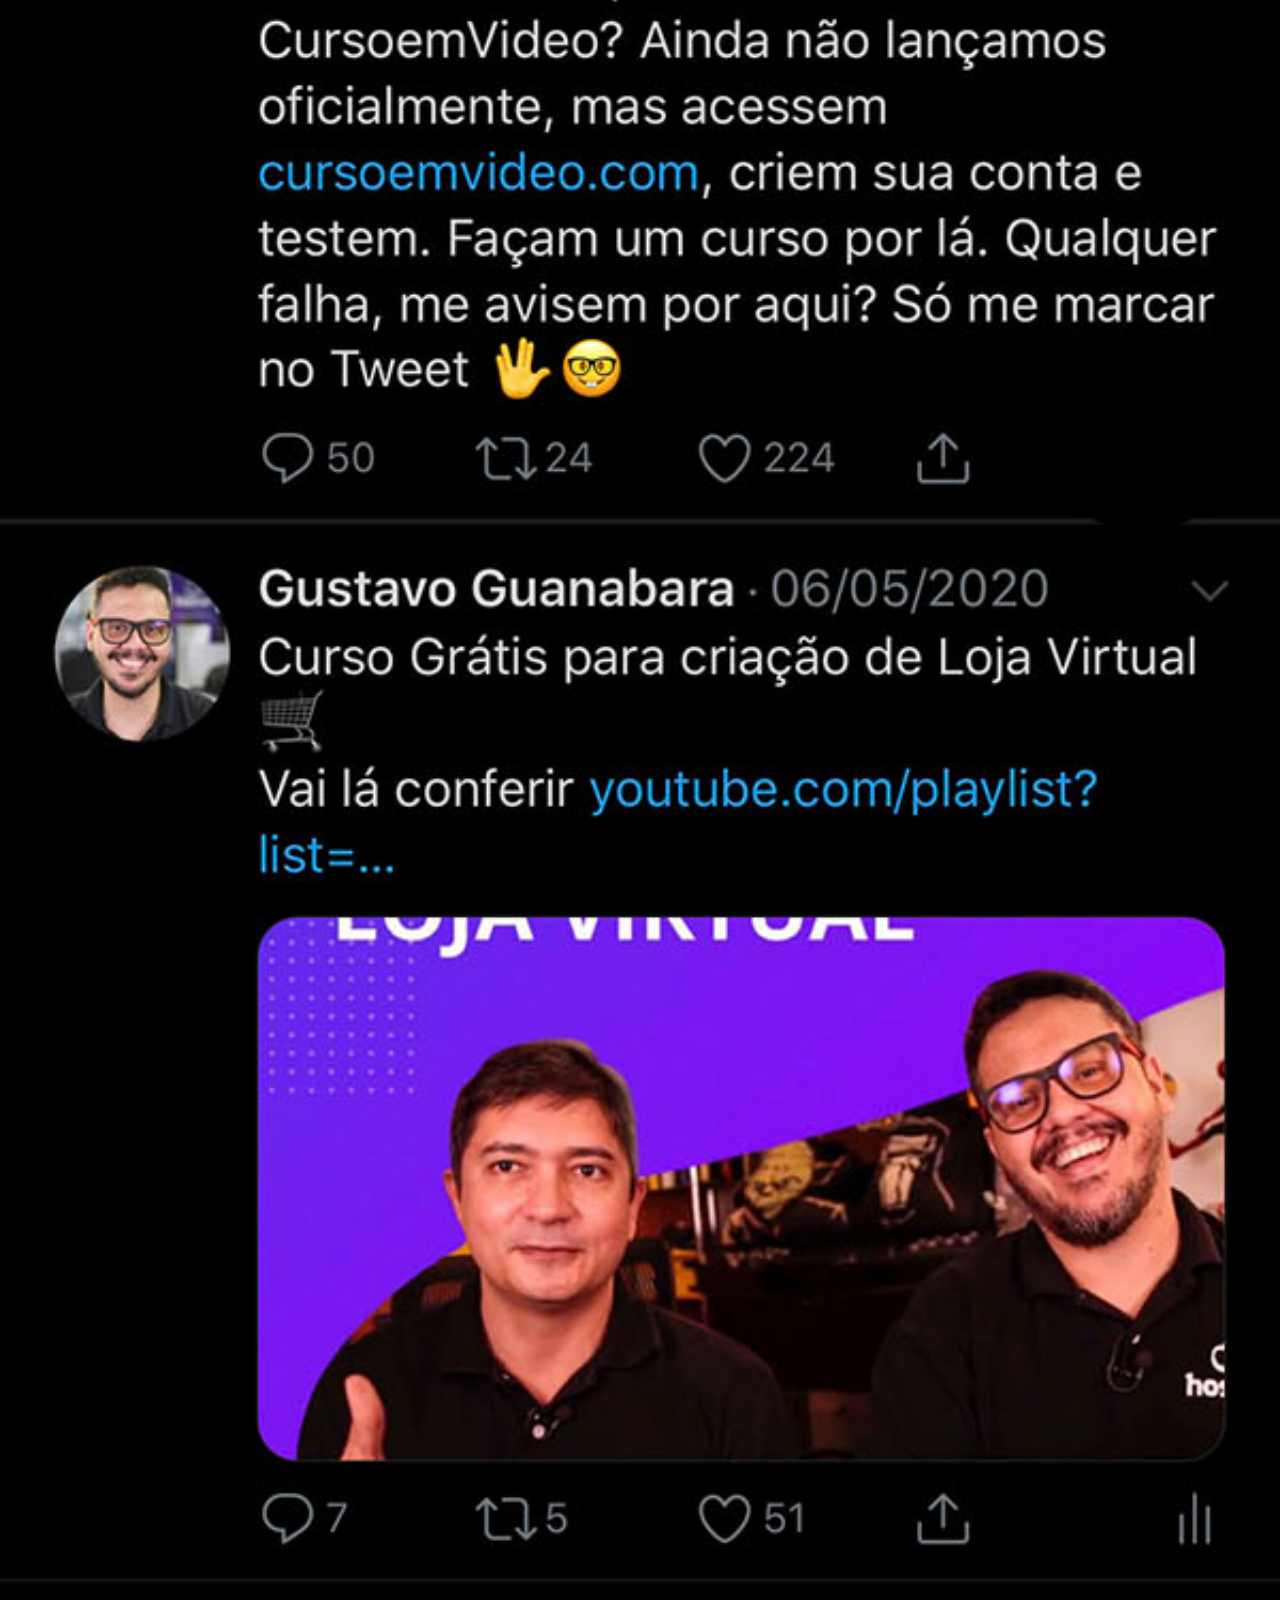
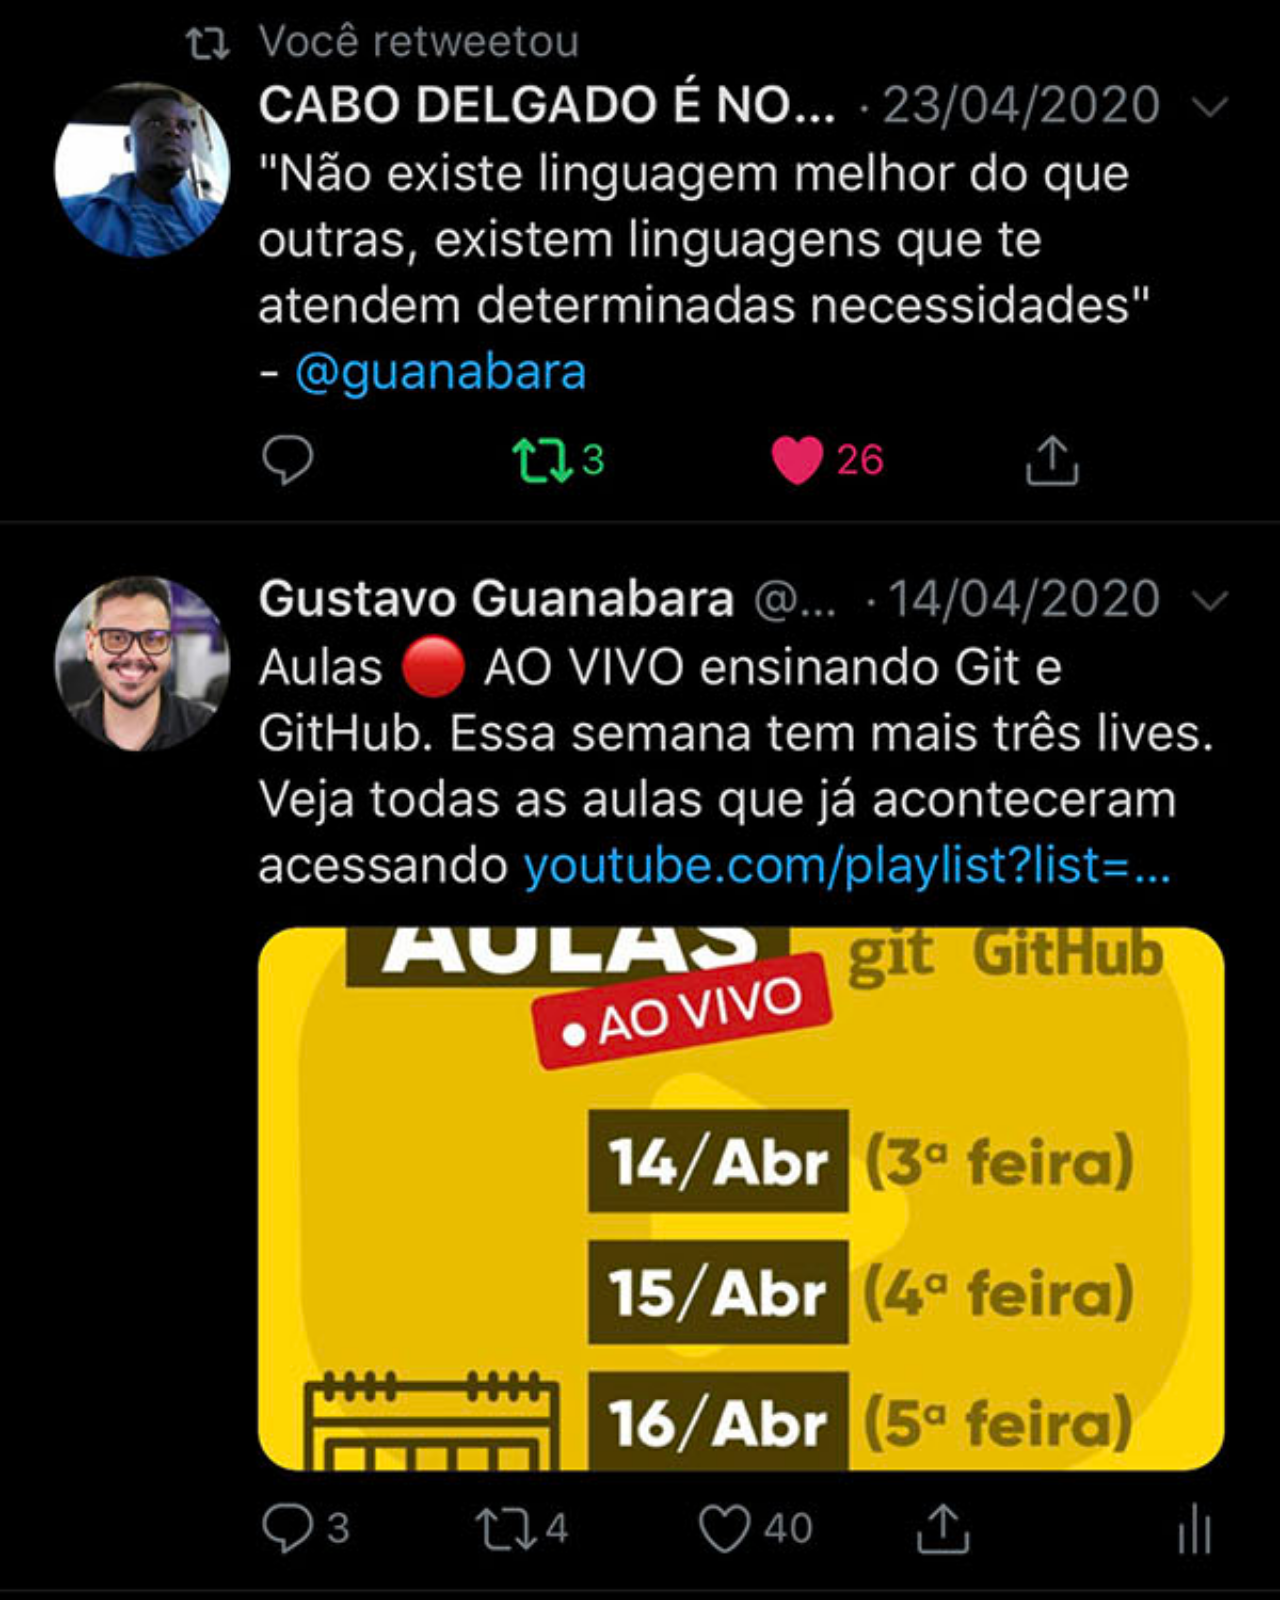
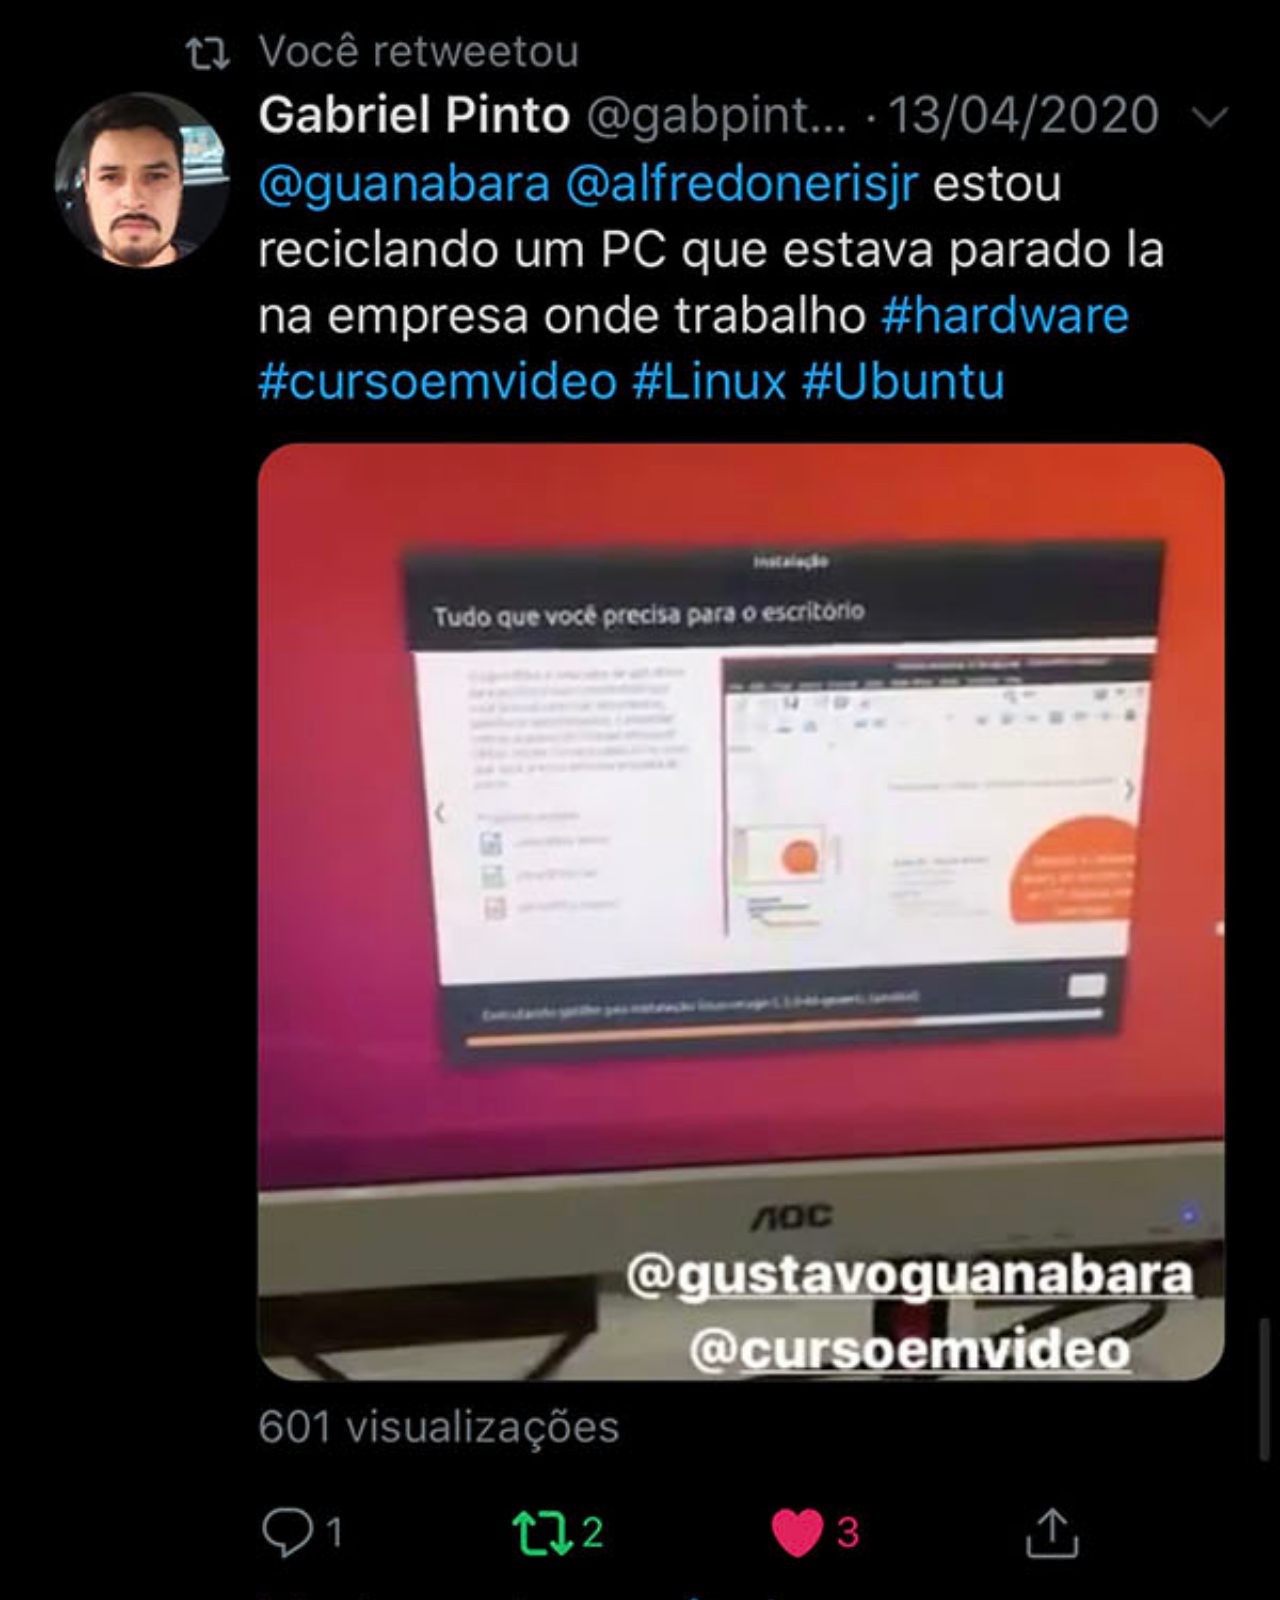
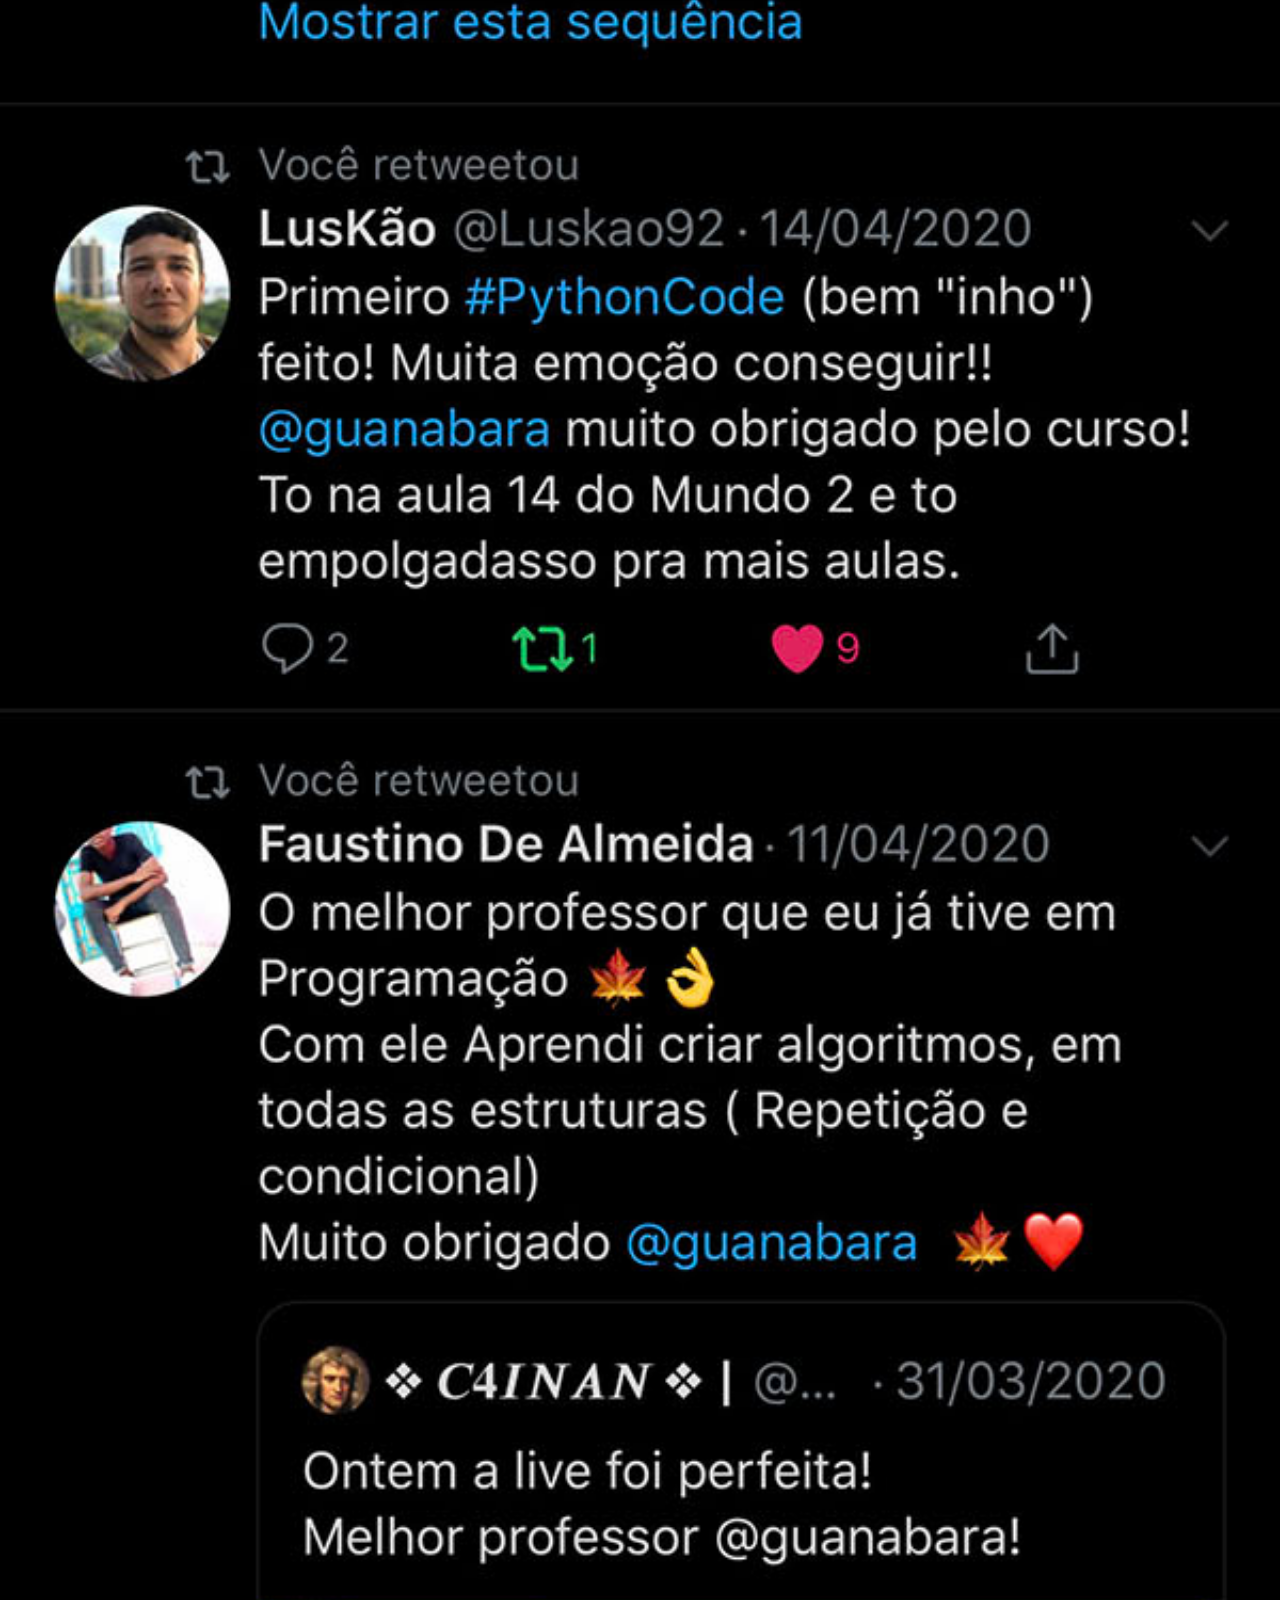
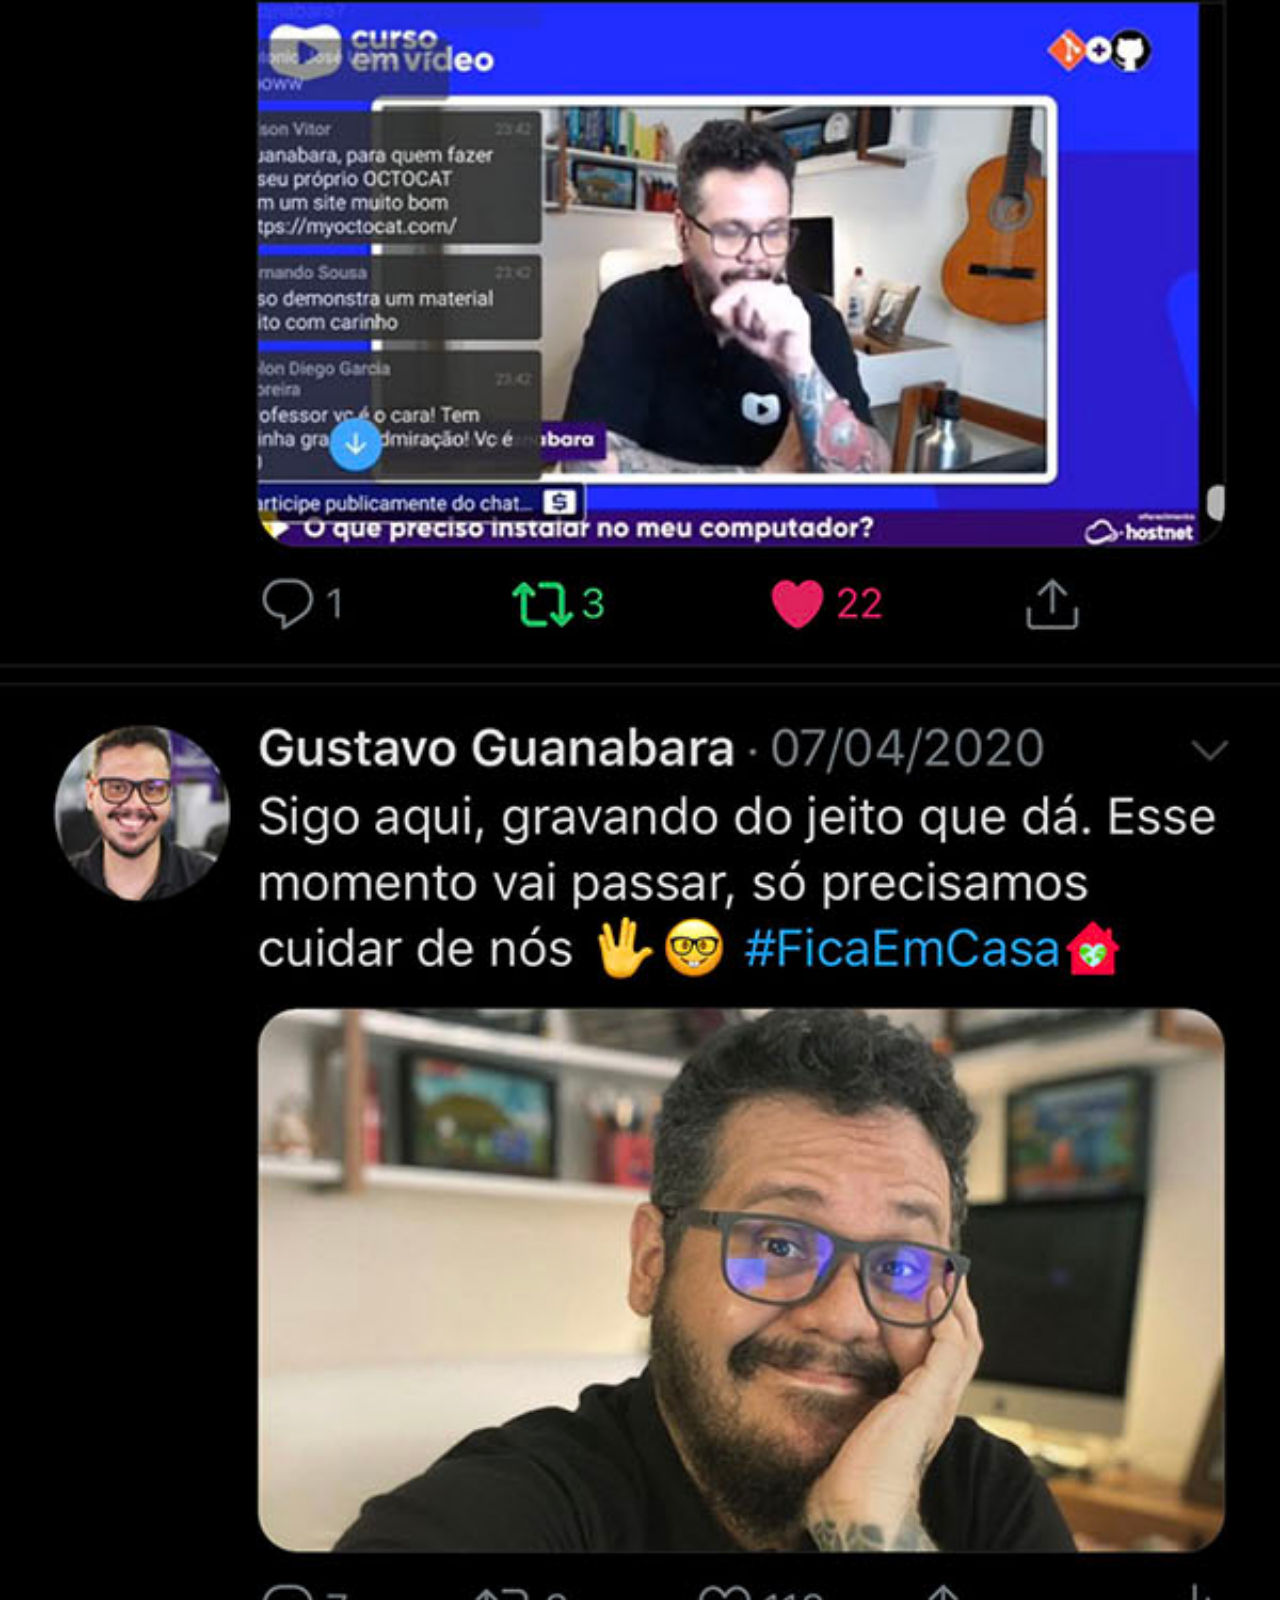
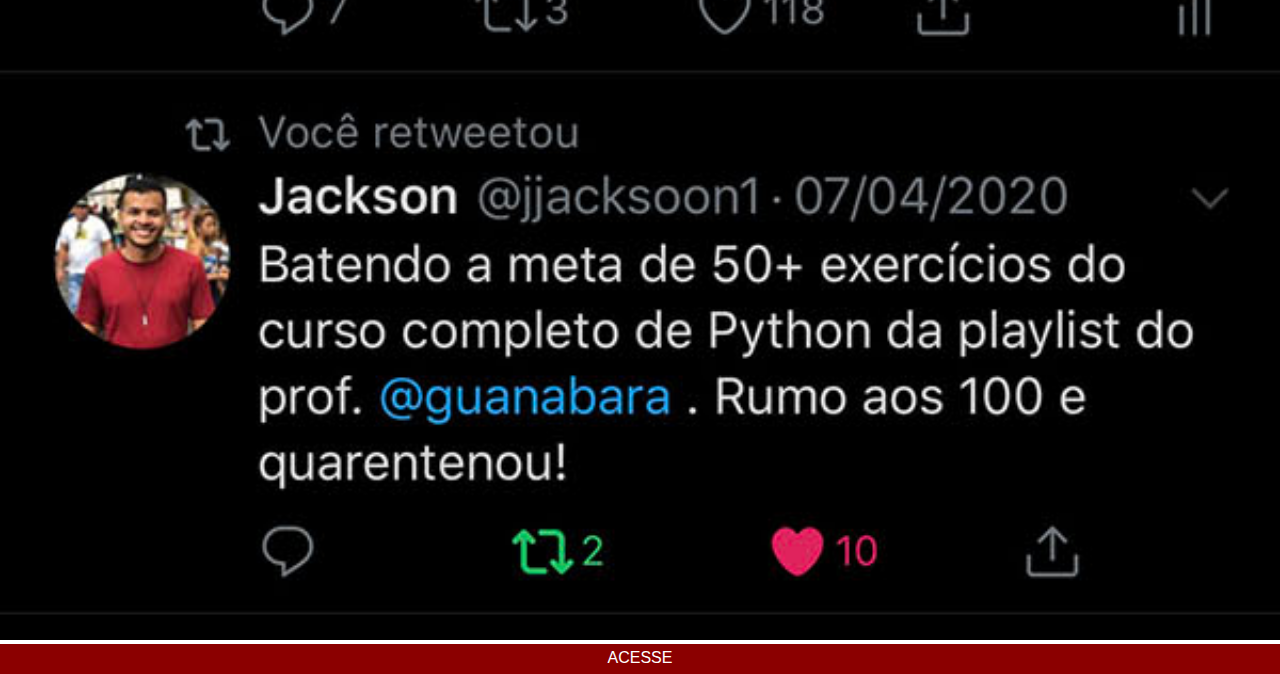
<file: twitter.html>
<!DOCTYPE html>
<html lang="pt-br">
<head>
    <meta charset="UTF-8">
    <meta name="viewport" content="width=device-width, initial-scale=1.0">
    <title>Twitter</title>
    <link rel="stylesheet" href="social.css">
</head>
<body>
    <img src="imagens/tela-twitter.jpg" alt="Twitter">
    <a href="https://x.com/guanabara" target="_blank">ACESSE</a>
    
</body>
</html>
</file>
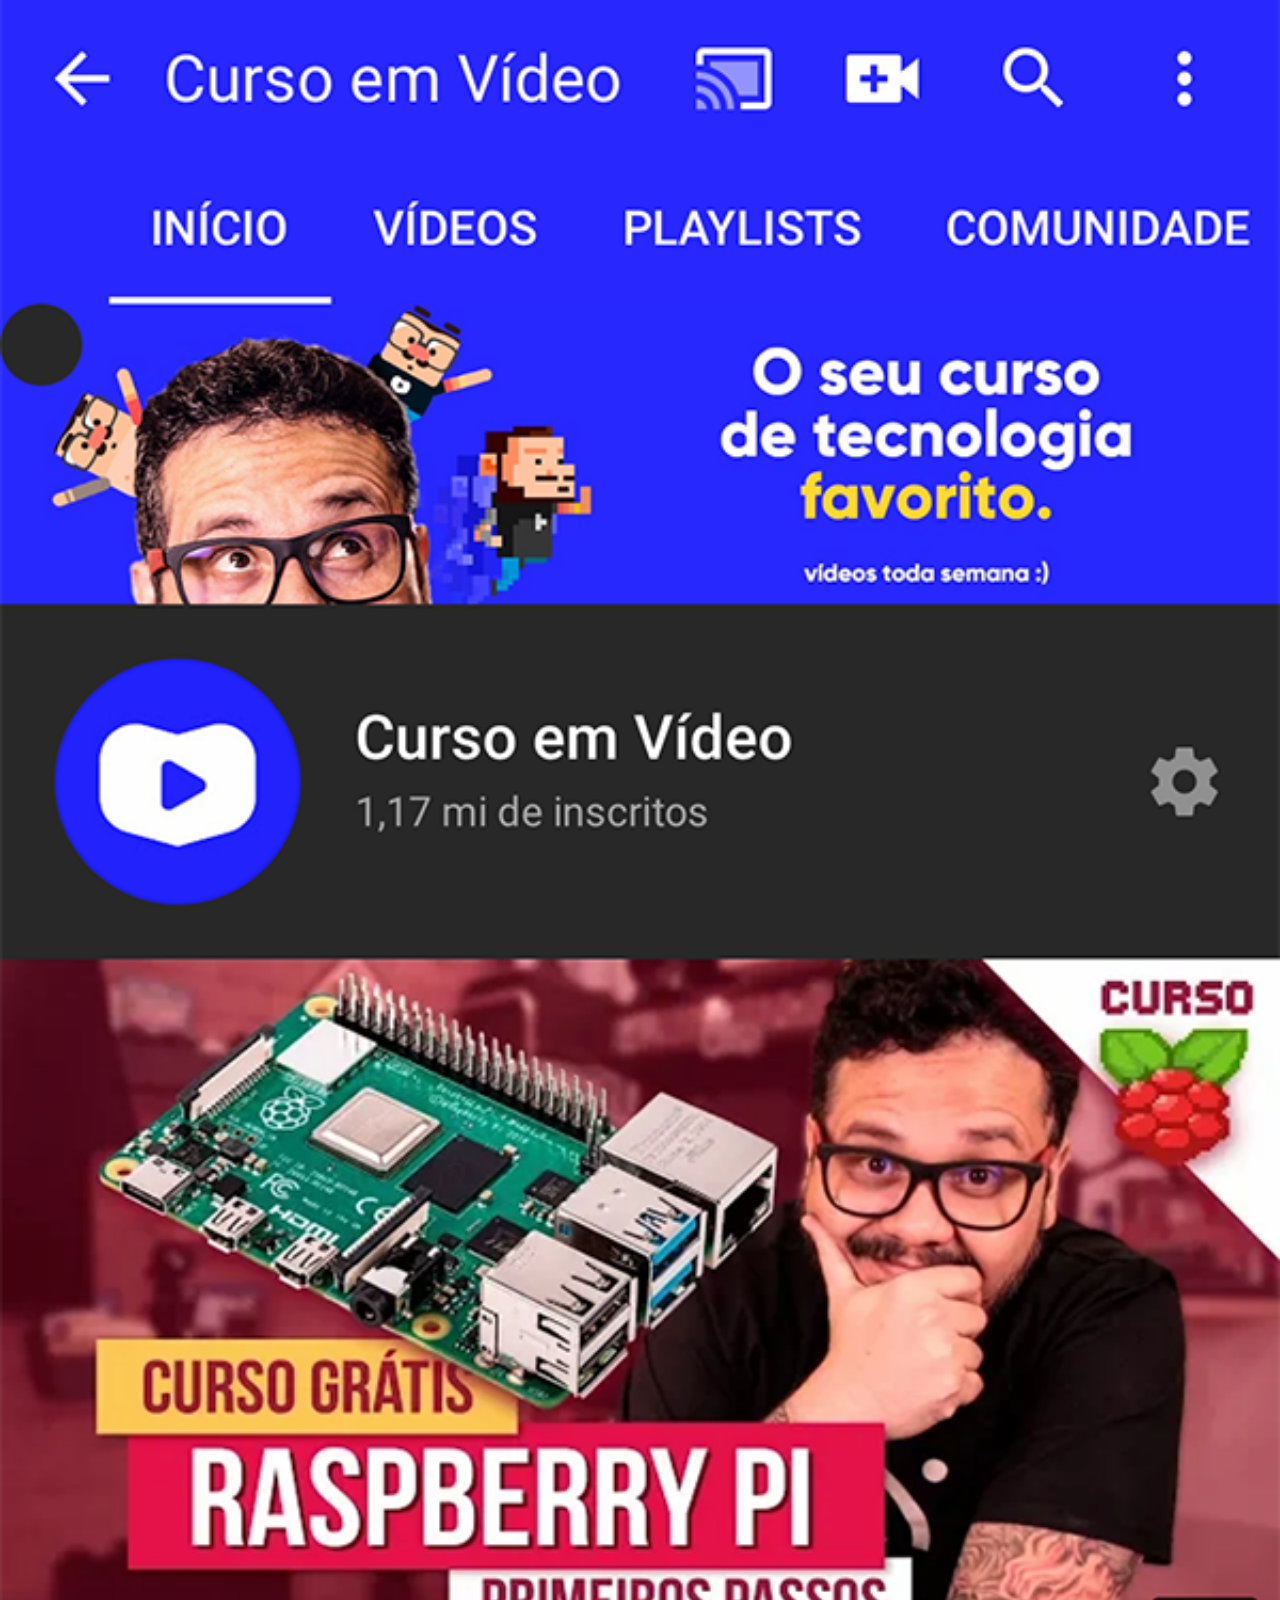
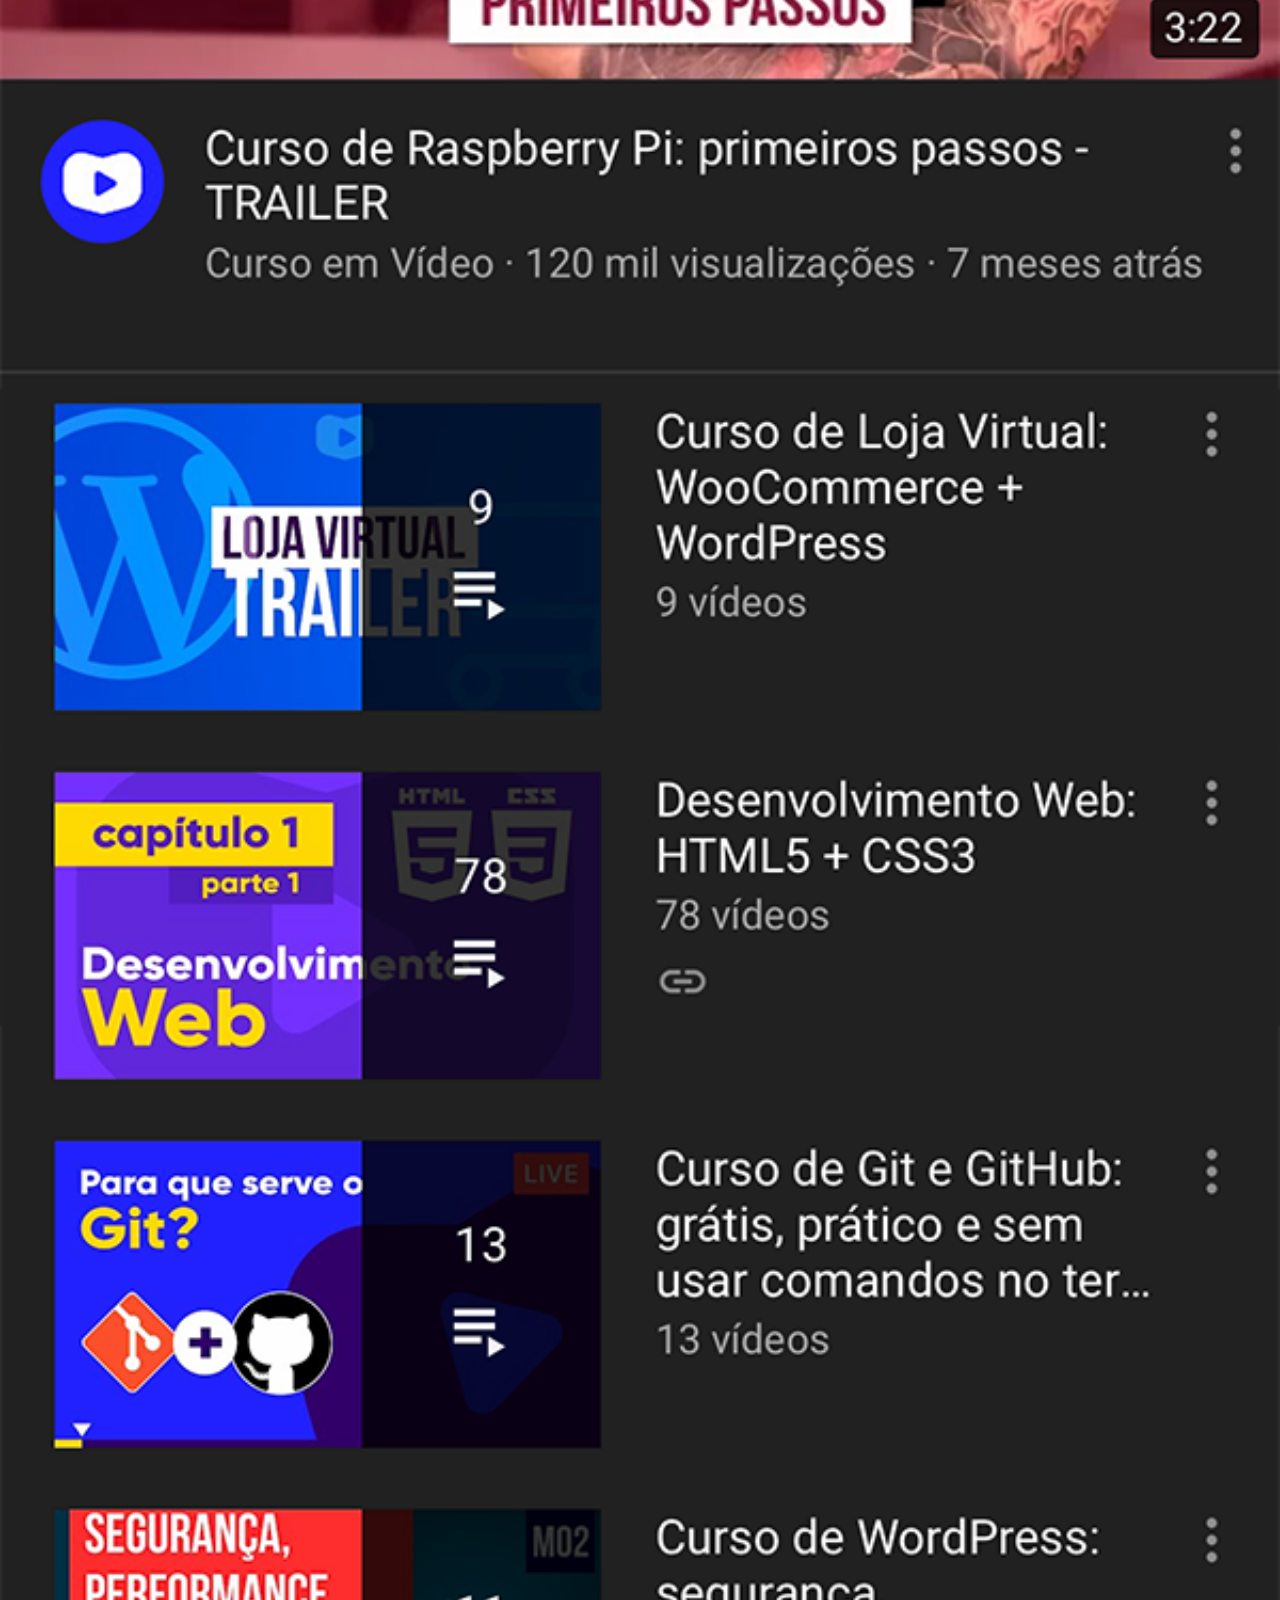
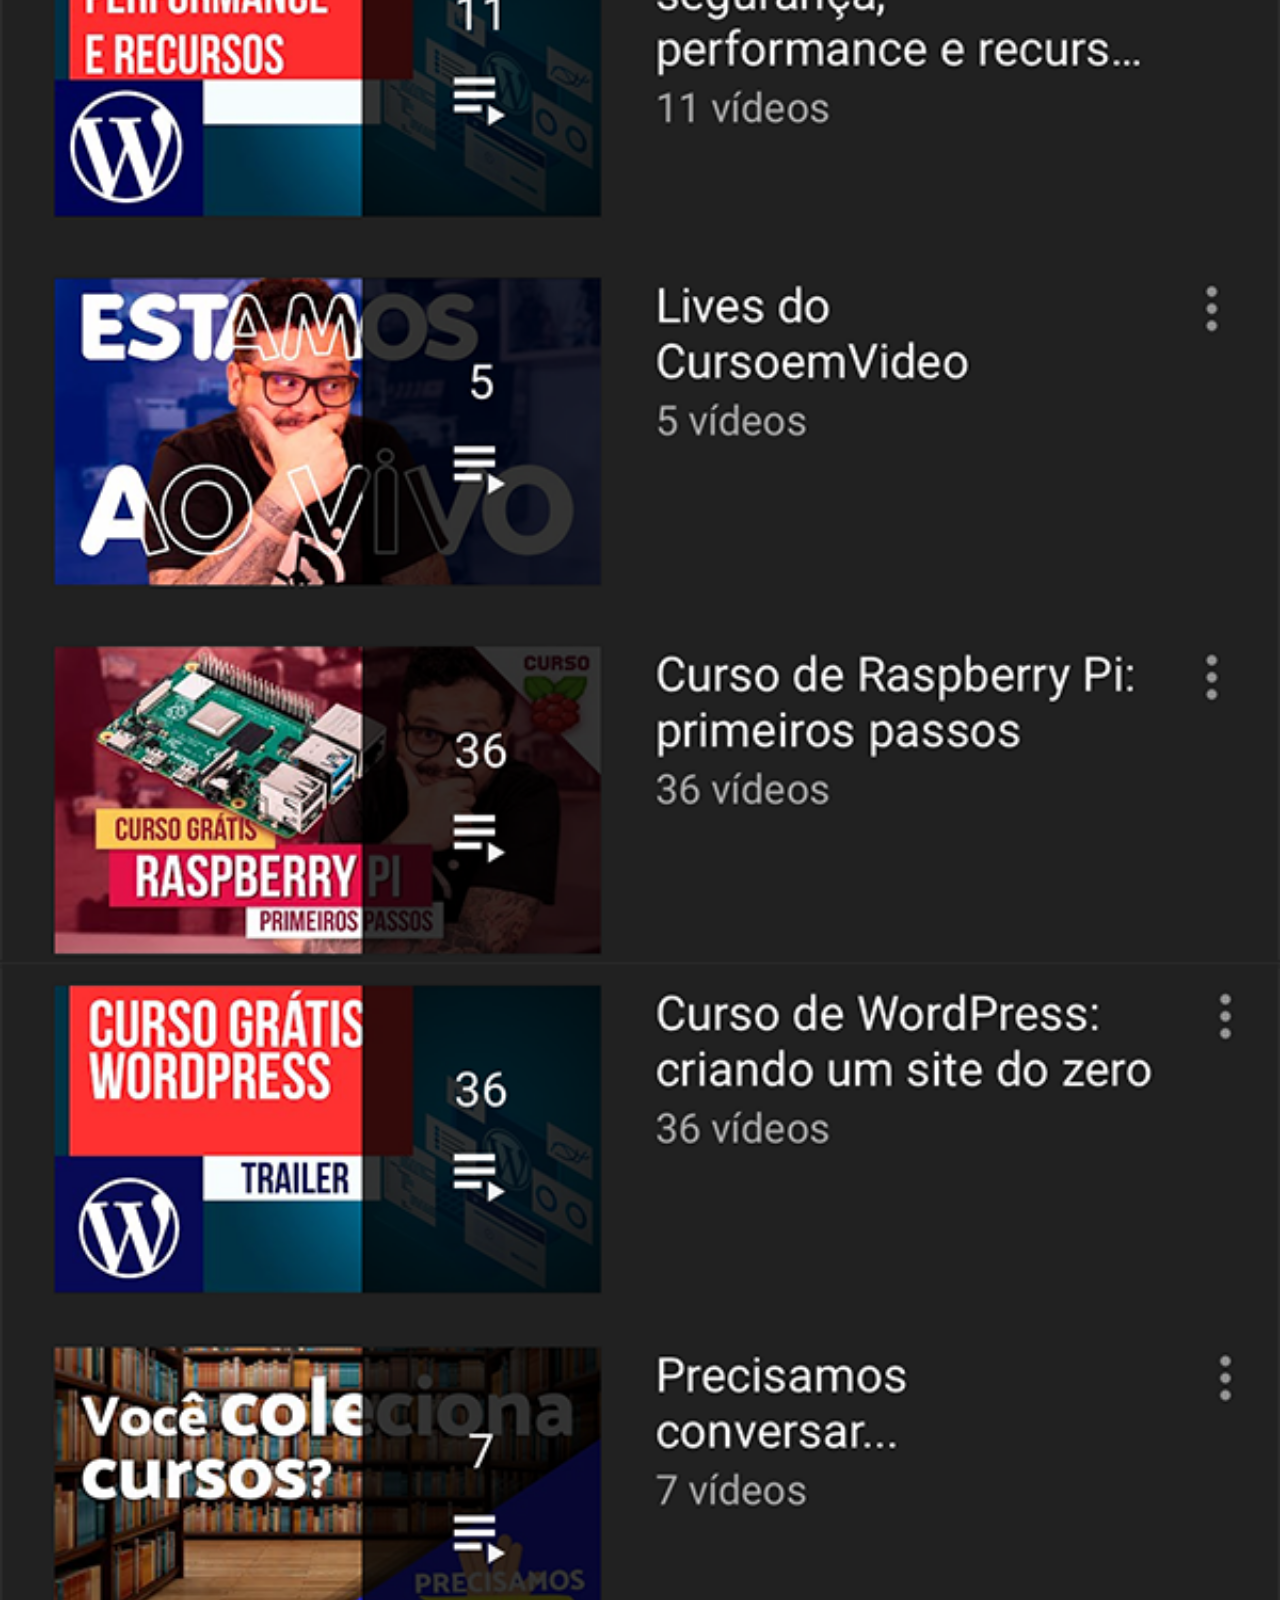
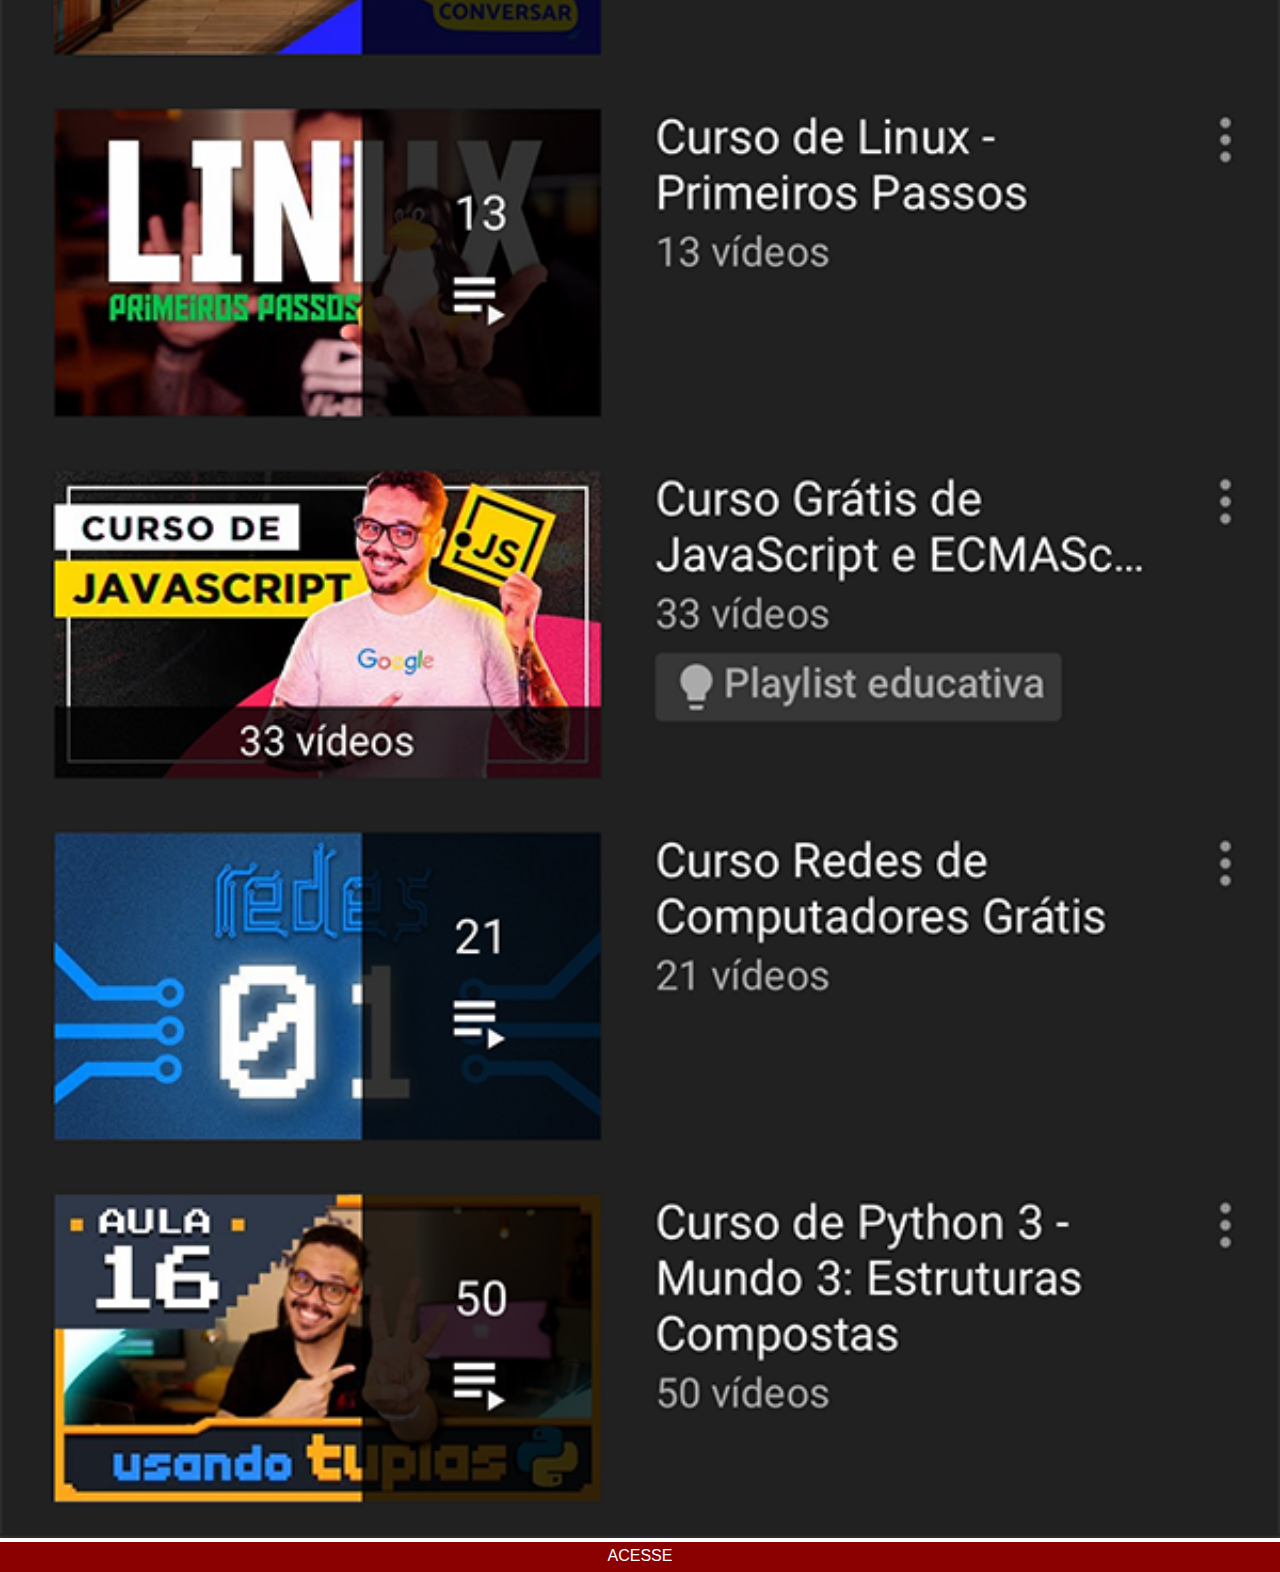
<file: youtube.html>
<!DOCTYPE html>
<html lang="pt-br">
<head>
    <meta charset="UTF-8">
    <meta name="viewport" content="width=device-width, initial-scale=1.0">
    <title>Youtube</title>
    <link rel="stylesheet" href="social.css">
</head>
<body>
    <img src="imagens/tela-youtube.png" alt="Youtube">
    <a href="https://www.youtube.com/c/CursoemV%C3%ADdeo" target="_blank">ACESSE</a>
</body>
</html>
</file>
<file: style.css>
@charset "UTF-8";

*{
   margin: 0px;
    padding: 0px;

}

html , body {
    height: 100vh;
    width: 100vw;
    background-image: url("imagens/fundo-madeira.jpg");
}

main {
    position: relative;
    height: 100vh;
}
#telefone {
    position: absolute;
    top: 50%;
    left: 50%;
    transform: translate(-50%, -50%);
    
height: 454px;
width: 225px;
    background: url("imagens/frame-iphone.png");
    background-repeat: no-repeat;
    background-size: cover;
}

#tela {
    position: relative;
    top: 58px;
    left: 16px;
    height: 341px;
    width: 193px;
   
    
    
    

}
#redes-sociais {
    text-align: right;
}

#redes-sociais img {
    height: 50px;
    width: 50px;
    margin: 10px;
    border-radius: 50%;
    box-sizing: border-box;

    box-shadow: 2px 2px 6px rgba(0, 0, 0, 0.404)  ;
}

#redes-sociais img:hover {
    border:2px solid rgba(252, 252, 252, 0.986);
   transform: translate(-3px, -3px);
   box-shadow: 5px 5px 10px black;


}
</file>
<file: social.css>
* {
    padding: 0px;
    margin: 0px;
    font-family: Arial, Helvetica, sans-serif;
   }

   ::-webkit-scrollbar {
    width: 0px;
    height: 0px;
   }

   img {
    width: 100vw;
   
   
   }


   a {
    display: block;
    text-align: center;
    background-color: darkred;
    color: white;
    text-decoration: none;
    height: 20px;
    padding:5px;
    margin: 0px;

   }

   a:hover {
    background-color: red;
   }
</file>
